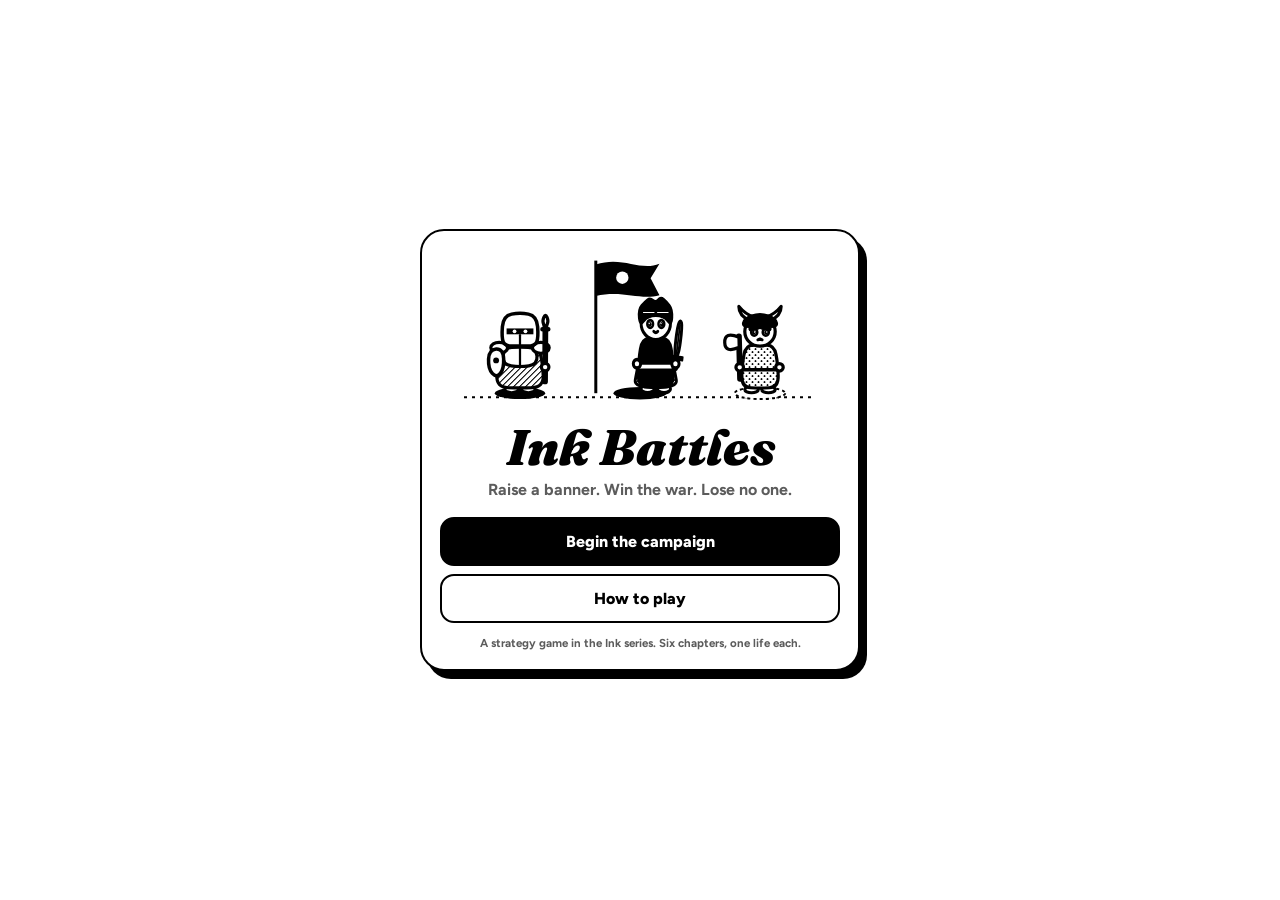
<file: index.html>
<!doctype html>
<html lang="en">
<head>
<meta charset="utf-8">
<meta name="viewport" content="width=device-width, initial-scale=1, viewport-fit=cover, user-scalable=no">
<title>Ink Battles</title>
<meta name="description" content="Raise a banner. Win the war. Lose no one.">
<meta name="theme-color" content="#ffffff">
<meta name="apple-mobile-web-app-capable" content="yes">
<meta name="mobile-web-app-capable" content="yes">
<meta name="apple-mobile-web-app-title" content="Ink Battles">
<link rel="preconnect" href="https://fonts.googleapis.com">
<link rel="preconnect" href="https://fonts.gstatic.com" crossorigin>
<link href="https://fonts.googleapis.com/css2?family=Fraunces:ital,opsz,wght@0,9..144,500;0,9..144,800;0,9..144,900;1,9..144,500;1,9..144,900&family=Figtree:wght@500;600;700;800&display=swap" rel="stylesheet">
<style>
/* Ink Battles styles. Paper-and-ink look shared with Ink Legion and Ink of Arms: white paper, black ink, no other colors.
   Layout: the map fills the screen edge to edge, a header on top, a dock of unit details and actions under it. */
:root{
  --paper:#ffffff; --ink:#000000; --soft:#5c5c5c;
  --display:"Fraunces", Georgia, "Times New Roman", serif;
  --ui:"Figtree", system-ui, -apple-system, "Segoe UI", sans-serif;
  --spring:cubic-bezier(.34,1.56,.64,1); --settle:cubic-bezier(.3,.7,.3,1);
  --dockH:170px;
  color-scheme:light; box-sizing:border-box;
  padding-top:env(safe-area-inset-top,0px); padding-bottom:env(safe-area-inset-bottom,0px);
}
html{scroll-padding-top:env(safe-area-inset-top,0px)}
@media (prefers-color-scheme: dark){ :root:not([data-theme="light"]){ --paper:#ffffff; --ink:#000000; --soft:#5c5c5c; color-scheme:light; } }
:root[data-theme="dark"]{ --paper:#ffffff; --ink:#000000; --soft:#5c5c5c; color-scheme:light; }
*,*::before,*::after{box-sizing:inherit}
html,body{height:100%;margin:0;background:var(--paper);color:var(--ink);overflow:hidden;overscroll-behavior:none;
  -webkit-user-select:none;user-select:none;-webkit-touch-callout:none;-webkit-tap-highlight-color:transparent;font-family:var(--ui)}
#c{position:fixed;inset:0;width:100%;height:100%;display:block;touch-action:none}
canvas{display:block}
[hidden]{display:none !important}

/* ---------- HUD ---------- */
#top{position:fixed;top:0;left:0;right:0;z-index:5;pointer-events:none;
  padding:calc(env(safe-area-inset-top,0px) + 8px) 14px 6px;background:var(--paper);
  display:grid;grid-template-columns:1fr auto;align-items:start;gap:4px 8px}
.hn{font-family:var(--display);font-weight:800;font-size:21px;line-height:1;letter-spacing:-.01em;white-space:nowrap;overflow:hidden;text-overflow:ellipsis}
.sub{font-size:12px;font-weight:700;color:var(--soft);margin-top:2px;line-height:1.2}
.pts{text-align:right;min-width:60px;margin-right:44px}
.pv{font-family:var(--display);font-weight:800;font-size:22px;line-height:1;font-variant-numeric:tabular-nums}
#pause{position:fixed;right:10px;top:calc(env(safe-area-inset-top,0px) + 7px);z-index:8;width:36px;height:36px;border-radius:50%;
  border:2.5px solid var(--ink);background:var(--paper);color:var(--ink);box-shadow:3px 4px 0 var(--ink);display:grid;place-items:center;cursor:pointer;padding:0;
  transition:transform .28s var(--spring)}
#pause svg{width:20px;height:20px}
#pause:active{transform:scale(1.12,.86)}
#pause:focus-visible{outline:3px solid var(--ink);outline-offset:4px}

#callout{position:fixed;left:0;right:0;top:36%;z-index:6;text-align:center;pointer-events:none;opacity:0}
#callout b{display:block;font-family:var(--display);font-style:italic;font-weight:900;font-size:clamp(48px,15vw,84px);line-height:1;
  text-shadow:3px 4px 0 #fff, -2px -2px 0 #fff, 2px -2px 0 #fff, -2px 2px 0 #fff}
#callout span{display:inline-block;margin-top:8px;font-size:15px;font-weight:800;background:var(--paper);border:2px solid var(--ink);border-radius:999px;padding:5px 14px}
#callout span:empty{display:none}
#callout.go{animation:call 1.15s linear forwards}
@keyframes call{
  0%{opacity:0;transform:scale(.2,.2)}
  12%{opacity:1;transform:scale(1.28,.78)}
  22%{transform:scale(.88,1.16)}
  32%{transform:scale(1.05,.96)}
  40%{transform:scale(1)}
  75%{opacity:1;transform:translateY(0) scale(1)}
  82%{transform:translateY(6px) scale(1.1,.9)}
  100%{opacity:0;transform:translateY(-90px) scale(.8,1.3)}}

/* tutorial tip: a timer ring that turns into a close button, as in Ink Nine */
#tip{position:fixed;left:50%;top:calc(env(safe-area-inset-top,0px) + 6px);z-index:7;transform:translateX(calc(-50% - 22px));display:flex;align-items:center;gap:10px;
  width:min(420px,calc(100vw - 68px));background:var(--paper);border:2.5px solid var(--ink);border-radius:16px;box-shadow:4px 5px 0 var(--ink);padding:10px 10px 10px 14px}
#tip.pop{animation:tipIn .45s var(--settle)}
@keyframes tipIn{0%{transform:translateX(calc(-50% - 22px)) translateY(-20px) scale(.8,1.2);opacity:0}60%{transform:translateX(calc(-50% - 22px)) scale(1.04,.96);opacity:1}100%{transform:translateX(calc(-50% - 22px))}}
#tip p{margin:0;flex:1;font-size:13.5px;font-weight:700;line-height:1.3}
#tipx{appearance:none;flex:none;width:34px;height:34px;border:0;background:none;padding:0;cursor:pointer;position:relative;color:var(--ink)}
#tipx svg{width:34px;height:34px;display:block}
#tipx .ring{fill:none;stroke:var(--ink);stroke-width:3;stroke-dasharray:88;stroke-dashoffset:88;transform:rotate(-90deg);transform-origin:50% 50%}
#tipx.run .ring{animation:ring 2.6s linear forwards}
@keyframes ring{to{stroke-dashoffset:0}}
#tipx .x{opacity:0;transition:opacity .2s}
#tipx.done .x{opacity:1}
#tipx.done .ring{stroke-dashoffset:0}
#tipx:focus-visible{outline:3px solid var(--ink);outline-offset:2px;border-radius:50%}

/* ---------- the dock under the map ---------- */
#dock{position:fixed;left:0;right:0;bottom:0;z-index:5;height:calc(var(--dockH) + env(safe-area-inset-bottom,0px));
  padding:9px 12px calc(env(safe-area-inset-bottom,0px) + 10px);background:var(--paper);border-top:2.5px solid var(--ink);display:flex;flex-direction:column;gap:7px}
#dock .inner{width:min(480px,100%);margin:0 auto;display:flex;flex-direction:column;gap:6px;height:100%}
.uc{display:grid;grid-template-columns:46px 1fr auto;gap:10px;align-items:center}
.uc canvas{width:46px;height:46px;border:2px solid var(--ink);border-radius:14px}
.uc.enemy canvas{border-style:dashed}
.un{min-width:0}
.un b{display:block;font-family:var(--display);font-style:italic;font-weight:900;font-size:19px;line-height:1.05;white-space:nowrap;overflow:hidden;text-overflow:ellipsis}
.un small{display:block;font-size:12px;font-weight:700;color:var(--soft);margin:1px 0 5px;white-space:nowrap;overflow:hidden;text-overflow:ellipsis}
.uhp{text-align:right;font-variant-numeric:tabular-nums}
.uhp b{font-family:var(--display);font-weight:900;font-size:24px;line-height:1}
.uhp small{font-size:13px;font-weight:800;color:var(--soft)}
.bar{height:8px;border:1.5px solid var(--ink);border-radius:999px;overflow:hidden}
.bar i{display:block;height:100%;background:var(--ink);transform-origin:0 50%;transition:transform .35s var(--spring)}
.bar.xp{height:6px;border-style:dashed}
.ust{display:flex;gap:5px;flex-wrap:nowrap;overflow-x:auto;scrollbar-width:none}.ust::-webkit-scrollbar{display:none}
.ust span{flex:none;border:1.5px solid var(--ink);border-radius:999px;padding:2px 8px;font-size:11.5px;font-weight:800;font-variant-numeric:tabular-nums}
.ust span.on{background:var(--ink);color:var(--paper)}
.acts{display:grid;grid-template-columns:repeat(auto-fit,minmax(62px,1fr));gap:7px;margin-top:auto}
.acts .btn{padding:10px 4px;font-size:14.5px}
.hintline{font-size:13px;font-weight:700;color:var(--soft);text-align:center;margin:auto 0 0}
/* battle forecast: your numbers left, theirs right */
.fc{display:grid;grid-template-columns:1fr auto 1fr;gap:0 10px;align-items:center;text-align:center}
.fc .nm{font-family:var(--display);font-style:italic;font-weight:900;font-size:17px;line-height:1.05;white-space:nowrap;overflow:hidden;text-overflow:ellipsis}
.fc .lab{font-size:11.5px;font-weight:800;color:var(--soft);min-width:34px}
.fc .v{font-family:var(--display);font-weight:900;font-size:17px;line-height:1.2;font-variant-numeric:tabular-nums}
.fc .v small{font-family:var(--ui);font-size:11.5px;font-weight:800}
.fc .adv{font-family:var(--ui);font-size:10.5px;font-weight:800;border:1.5px solid var(--ink);border-radius:999px;padding:0 6px;display:inline-block;margin-left:4px;vertical-align:2px}
.fc .adv.up{background:var(--ink);color:var(--paper)}
.fc .adv.down{border-style:dashed}
.fc .x2{font-family:var(--ui);font-size:11px;font-weight:800;background:var(--ink);color:var(--paper);border-radius:999px;padding:0 5px;margin-left:3px;vertical-align:2px}

/* ---------- cards ---------- */
#card{position:fixed;inset:0;z-index:8;display:grid;overflow-y:auto;-webkit-overflow-scrolling:touch;background:rgba(255,255,255,.8);padding:calc(env(safe-area-inset-top,0px) + 16px) 16px calc(env(safe-area-inset-bottom,0px) + 16px)}
#card .panel{margin:auto}
#card.home{background:var(--paper)}
.panel{background:var(--paper);border:2.5px solid var(--ink);border-radius:24px;box-shadow:7px 8px 0 var(--ink);
  padding:22px 18px 18px;width:min(440px,100%);text-align:center;animation:cardIn .6s var(--settle)}
.panel.still{animation:none}
@keyframes cardIn{0%{transform:translateY(60vh) scale(.7,1.3)}55%{transform:translateY(-10px) scale(1.06,.94)}75%{transform:translateY(3px) scale(.98,1.02)}100%{transform:none}}
.panel h2{font-family:var(--display);font-weight:900;font-style:italic;font-size:34px;line-height:1.05;margin:0;text-wrap:balance}
.panel h3{font-family:var(--display);font-weight:800;font-size:20px;margin:4px 0 10px;text-align:left}
.panel p{margin:6px 0 16px;font-weight:700;color:var(--soft);line-height:1.4}
.logo{font-size:50px !important;margin-bottom:2px !important}
.kicker{font-size:12px;font-weight:800;letter-spacing:.06em;text-transform:uppercase;margin:0 0 4px}
.big{font-family:var(--display);font-weight:900;font-size:52px;line-height:1;margin:4px 0 2px;font-variant-numeric:tabular-nums}
.btn{appearance:none;border:2.5px solid var(--ink);background:var(--ink);color:var(--paper);border-radius:14px;padding:13px 22px;
  font-family:var(--ui);font-weight:800;font-size:16px;cursor:pointer;width:100%;transition:transform .2s var(--spring)}
.btn:active{transform:scale(1.04,.9)}
.btn.ghost{background:var(--paper);color:var(--ink)}
.panel .btn + .btn{margin-top:8px}
.btn:disabled{background:var(--paper);color:var(--soft);border-style:dashed;cursor:default}
.btn:focus-visible{outline:3px solid var(--ink);outline-offset:3px}
.how{text-align:left;font-size:13px;font-weight:600;border:1.5px dashed var(--ink);border-radius:12px;padding:10px 12px;margin:0 0 14px;line-height:1.45}
.how p{margin:0 0 6px !important;color:var(--ink) !important;font-weight:600 !important}
.how p:last-child{margin:0 !important}
.quote{text-align:left;font-family:var(--display);font-style:italic;font-weight:500;font-size:17px;line-height:1.4;margin:10px 0 14px;padding-left:14px;border-left:3px solid var(--ink)}
.quote small{display:block;font-family:var(--ui);font-style:normal;font-size:12px;font-weight:800;color:var(--soft);margin-top:6px}
.hero{width:100%;height:170px;margin:-6px 0 4px}
.ver{font-size:11.5px !important;font-weight:700 !important;color:var(--soft) !important;margin:12px 0 0 !important}
.two{display:grid;grid-template-columns:1fr 1fr;gap:8px}
.panel .two .btn + .btn,.two .btn{margin-top:0}
.two + .btn,.btn + .two{margin-top:8px}

/* dialogue */
.talk{display:grid;grid-template-columns:84px 1fr;gap:14px;align-items:start;text-align:left;min-height:120px}
.talk canvas{width:84px;height:84px;border:2.5px solid var(--ink);border-radius:18px}
.talk b{display:block;font-family:var(--display);font-style:italic;font-weight:900;font-size:22px;line-height:1;margin:2px 0 6px}
.talk q{display:block;quotes:none;font-family:var(--display);font-weight:500;font-size:18px;line-height:1.38;animation:lineIn .35s var(--settle)}
@keyframes lineIn{0%{opacity:0;transform:translateY(8px)}100%{opacity:1;transform:none}}
.talk.them canvas{border-style:dashed}
.dots{display:flex;gap:5px;justify-content:center;margin:14px 0 12px}
.dots i{width:8px;height:8px;border:1.5px solid var(--ink);border-radius:50%}
.dots i.on{background:var(--ink)}

/* chapter pips and roster lists */
.prog{display:flex;gap:6px;justify-content:center;margin:0 0 12px}
.prog i{width:12px;height:12px;border:2px solid var(--ink);border-radius:50%}
.prog i.done{background:var(--ink)}
.prog i.now{background:var(--ink);transform:scale(1.35)}
.gl{display:grid;gap:8px;margin-bottom:12px;text-align:left}
.srow{appearance:none;width:100%;font-family:var(--ui);color:var(--ink);background:var(--paper);text-align:left;display:grid;grid-template-columns:auto 1fr auto;gap:10px;align-items:center;border:2px solid var(--ink);border-radius:14px;padding:8px 10px;animation:rowIn .45s var(--settle) both;cursor:pointer}
.srow:focus-visible{outline:3px solid var(--ink);outline-offset:2px}
.srow canvas{width:44px;height:44px;border:2px solid var(--ink);border-radius:12px}
.srow.gone{border-style:dashed;cursor:default}
.srow.gone canvas{opacity:.35;border-style:dashed}
@keyframes rowIn{0%{opacity:0;transform:translateX(-18px)}70%{opacity:1;transform:translateX(3px)}100%{opacity:1;transform:none}}
.sinfo{min-width:0}
.sinfo b{display:block;font-family:var(--display);font-style:italic;font-weight:900;font-size:18px;line-height:1.1}
.sinfo small{display:block;font-size:12px;font-weight:700;color:var(--soft);line-height:1.3;margin-top:2px}
.tagx{font-family:var(--display);font-weight:900;font-size:18px;font-variant-numeric:tabular-nums;text-align:right}
.tagx small{display:block;font-family:var(--ui);font-size:11px;font-weight:800;color:var(--soft)}
.rowlab{display:flex;justify-content:space-between;align-items:baseline;font-size:12px;font-weight:800;margin:0 0 6px}
.rowlab b{font-family:var(--display);font-style:italic;font-weight:900;font-size:18px}
.carpick{display:grid;grid-template-columns:repeat(4,1fr);gap:6px;margin:0 0 12px}
.cp{appearance:none;border:2px solid var(--ink);background:var(--paper);color:var(--ink);border-radius:12px;padding:6px 2px 5px;cursor:pointer;font:800 11.5px var(--ui);display:grid;justify-items:center;gap:1px;
  transition:transform .25s var(--spring)}
.cp canvas{width:44px;height:44px}
.cp small{font-size:10.5px;font-weight:700}
.cp.on{background:var(--ink);color:var(--paper);transform:translateY(-4px)}
.cp.on canvas{background:var(--paper);border-radius:10px}
.cp.lock{cursor:default}
.cp:focus-visible{outline:3px solid var(--ink);outline-offset:2px}
.foes{display:flex;flex-wrap:wrap;gap:6px;justify-content:center;margin:0 0 14px}
.foe{border:2px dashed var(--ink);border-radius:12px;padding:4px 4px 3px;display:grid;justify-items:center;font-size:10.5px;font-weight:800;width:58px}
.foe canvas{width:40px;height:40px}
.foe.boss{border-style:solid;border-width:2.5px}
.minimap{width:min(220px,70%);aspect-ratio:8/11;margin:0 auto 12px;border:2px solid var(--ink);border-radius:12px;max-width:100%}
.stage{position:relative;border:2px solid var(--ink);border-radius:18px;margin:0 0 12px;overflow:hidden;background:var(--paper)}
.stage canvas{width:100%;height:150px}
.stats{display:grid;grid-template-columns:auto 1fr auto;gap:6px 10px;align-items:center;font-size:12.5px;font-weight:800;text-align:left;margin:0 0 12px}
.stats .sb{height:8px;border:1.5px solid var(--ink);border-radius:999px;overflow:hidden}
.stats .sb i{display:block;height:100%;background:var(--ink)}
.stats .n{font-family:var(--display);font-weight:900;font-size:17px;text-align:right;min-width:2.5ch;font-variant-numeric:tabular-nums}
.stats .up{display:inline-block;margin-left:6px;background:var(--ink);color:var(--paper);border-radius:999px;padding:0 6px;font-family:var(--ui);font-size:11px;animation:pipPop .5s var(--spring) both}
@keyframes pipPop{0%{transform:scale(0)}60%{transform:scale(1.5)}100%{transform:scale(1)}}
.lvl{display:grid;grid-template-columns:1fr 1fr;gap:6px 18px;text-align:left;margin:0 0 14px;font-size:13px;font-weight:800}
.lvl div{display:flex;justify-content:space-between;align-items:center;border-bottom:1.5px dashed var(--ink);padding:3px 0}
.lvl .n{font-family:var(--display);font-weight:900;font-size:18px;font-variant-numeric:tabular-nums}
.won{display:grid;gap:3px;border:2px dashed var(--ink);border-radius:14px;padding:9px 12px;margin:0 0 10px;text-align:left;animation:rowIn .5s var(--settle) both}
.won b{font-size:12px;font-weight:800;color:var(--soft)}
.won span{font-family:var(--display);font-style:italic;font-weight:900;font-size:18px;line-height:1.2}
.modes{display:grid;gap:10px;margin:12px 0 14px}
.mode{appearance:none;text-align:left;border:2.5px solid var(--ink);border-radius:18px;padding:12px 14px;background:var(--paper);color:var(--ink);cursor:pointer;font-family:var(--ui);box-shadow:4px 5px 0 var(--ink);transition:transform .2s var(--spring)}
.mode:active{transform:scale(1.03,.94)}
.mode:focus-visible{outline:3px solid var(--ink);outline-offset:3px}
.mode b{display:block;font-family:var(--display);font-style:italic;font-weight:900;font-size:21px}
.mode span{display:block;font-size:13px;font-weight:600;line-height:1.35;margin-top:2px}
.mode.on{background:var(--ink);color:var(--paper)}
@keyframes nope{0%,100%{transform:translateX(0)}25%{transform:translateX(-4px)}75%{transform:translateX(4px)}}
.nope{animation:nope .3s}
.tri{display:flex;justify-content:center;gap:14px;align-items:center;margin:4px 0 12px;font-size:12px;font-weight:800}
.tri span{display:grid;justify-items:center;gap:3px}
.tri i{width:26px;height:26px;border:2px solid var(--ink);border-radius:8px;display:block}
.tri .sw{background:var(--ink)}
.tri .la{background:repeating-linear-gradient(-45deg,var(--ink) 0 2px,var(--paper) 2px 6px)}
.tri .ax{background:radial-gradient(circle,var(--ink) 1.6px,transparent 2px) 0 0/7px 7px}

@media (prefers-reduced-motion: reduce){
  .panel,.srow,.won,#tip.pop,.stats .up,.talk q{animation:none}
  #callout.go{animation-duration:.01s}
}
</style>
</head>
<body>
<canvas id="c" aria-label="Battle map"></canvas>
<header id="top" hidden>
  <div style="min-width:0"><div class="hn" id="hn">Chapter</div><div class="sub" id="hsub">Goal</div></div>
  <div class="pts"><div class="pv" id="turn">1</div><div class="sub" id="tsub">Turn</div></div>
</header>
<button id="pause" hidden aria-label="Pause"><svg viewBox="0 0 24 24" aria-hidden="true"><path d="M8 5v14M16 5v14" stroke="currentColor" stroke-width="3.2" stroke-linecap="round"/></svg></button>
<div id="tip" hidden role="status" aria-live="polite"><p id="tipt"></p><button id="tipx" aria-label="Close tip"><svg viewBox="0 0 34 34"><circle class="ring" cx="17" cy="17" r="14"/><path class="x" d="M12 12l10 10M22 12l-10 10" stroke="currentColor" stroke-width="3" stroke-linecap="round"/></svg></button></div>
<div id="callout" aria-live="polite"><b></b><span></span></div>
<div id="dock" hidden><div class="inner" id="dockin"></div></div>
<div id="card" hidden></div>
<script>
/* Ink Battles: the rules. Pure logic, no drawing, so it can be tested on its own. */
"use strict";
const clamp=(v,a,b)=>v<a?a:v>b?b:v;
const DIRS=[[1,0],[-1,0],[0,1],[0,-1]];
const STATS=['hp','str','mag','skl','spd','lck','def','res'];
const STAT_NAME={hp:'HP',str:'Strength',mag:'Magic',skl:'Skill',spd:'Speed',lck:'Luck',def:'Defense',res:'Resistance'};
const CAP={hp:60,str:30,mag:30,skl:30,spd:30,lck:30,def:30,res:30};
const MAX_LV=20;

/* ---------- weapons ---------- */
// sword beats axe, axe beats lance, lance beats sword
const KINDS={sword:{name:'Sword',beats:'axe'},axe:{name:'Axe',beats:'lance'},lance:{name:'Lance',beats:'sword'},bow:{name:'Bow'},tome:{name:'Tome'},staff:{name:'Staff'}};
const WEAPONS={
  quill:{name:'Quill Blade',kind:'sword',mt:6,hit:95,crt:10,rng:[1,1],eff:['armor','horse'],note:'Triple might against armor and horses'},
  sword:{name:'Iron Sword',kind:'sword',mt:5,hit:90,crt:0,rng:[1,1]},
  killer:{name:'Killing Edge',kind:'sword',mt:8,hit:80,crt:30,rng:[1,1]},
  lance:{name:'Iron Lance',kind:'lance',mt:7,hit:80,crt:0,rng:[1,1]},
  javelin:{name:'Javelin',kind:'lance',mt:6,hit:65,crt:0,rng:[1,2]},
  axe:{name:'Iron Axe',kind:'axe',mt:8,hit:75,crt:0,rng:[1,1]},
  handaxe:{name:'Hand Axe',kind:'axe',mt:7,hit:60,crt:0,rng:[1,2]},
  steelaxe:{name:'Steel Axe',kind:'axe',mt:11,hit:65,crt:0,rng:[1,1]},
  bow:{name:'Iron Bow',kind:'bow',mt:6,hit:85,crt:0,rng:[2,2],eff:['fly'],note:'Triple might against fliers'},
  fire:{name:'Fire',kind:'tome',mt:5,hit:90,crt:0,rng:[1,2],magic:true},
  thunder:{name:'Thunder',kind:'tome',mt:8,hit:80,crt:5,rng:[1,2],magic:true},
  blot:{name:'Blot',kind:'tome',mt:8,hit:85,crt:5,rng:[1,2],magic:true},
  heal:{name:'Heal',kind:'staff',heal:10,rng:[1,1]}
};

/* ---------- classes ---------- */
const CLASSES={
  lord:{name:'Lord',move:'foot',mov:5,tags:[],wpn:'quill',base:{hp:18,str:5,mag:1,skl:6,spd:7,lck:6,def:4,res:2},grow:{hp:80,str:45,mag:10,skl:50,spd:50,lck:45,def:25,res:20}},
  merc:{name:'Mercenary',move:'foot',mov:5,tags:[],wpn:'sword',base:{hp:18,str:4,mag:0,skl:6,spd:7,lck:2,def:3,res:0},grow:{hp:75,str:40,skl:50,spd:50,lck:25,def:20,res:15}},
  fighter:{name:'Fighter',move:'foot',mov:5,tags:[],wpn:'axe',base:{hp:21,str:6,mag:0,skl:2,spd:4,lck:0,def:2,res:0},grow:{hp:85,str:55,skl:30,spd:30,lck:20,def:15,res:5}},
  brigand:{name:'Brigand',move:'foot',mov:5,tags:[],wpn:'axe',base:{hp:20,str:5,mag:0,skl:1,spd:3,lck:0,def:2,res:0},grow:{hp:85,str:50,skl:25,spd:25,lck:10,def:15,res:5}},
  soldier:{name:'Soldier',move:'foot',mov:5,tags:[],wpn:'lance',base:{hp:17,str:4,mag:0,skl:3,spd:3,lck:0,def:4,res:0},grow:{hp:75,str:40,skl:35,spd:30,lck:20,def:25,res:10}},
  knight:{name:'Knight',move:'armor',mov:4,tags:['armor'],wpn:'lance',base:{hp:20,str:6,mag:0,skl:3,spd:1,lck:1,def:9,res:0},grow:{hp:85,str:45,skl:35,spd:15,lck:20,def:50,res:10}},
  general:{name:'General',move:'armor',mov:4,tags:['armor'],wpn:'lance',base:{hp:26,str:9,mag:0,skl:6,spd:3,lck:2,def:13,res:3},grow:{hp:85,str:45,skl:35,spd:20,lck:20,def:45,res:15}},
  cav:{name:'Cavalier',move:'horse',mov:7,tags:['horse'],wpn:'lance',base:{hp:19,str:5,mag:0,skl:5,spd:6,lck:2,def:5,res:1},grow:{hp:75,str:40,skl:40,spd:40,lck:30,def:25,res:15}},
  archer:{name:'Archer',move:'foot',mov:5,tags:[],wpn:'bow',base:{hp:16,str:4,mag:0,skl:6,spd:5,lck:2,def:2,res:1},grow:{hp:65,str:40,skl:55,spd:45,lck:30,def:20,res:15}},
  mage:{name:'Mage',move:'foot',mov:5,tags:[],wpn:'fire',base:{hp:15,str:0,mag:5,skl:4,spd:5,lck:2,def:1,res:5},grow:{hp:55,mag:55,skl:40,spd:45,lck:30,def:10,res:40}},
  cleric:{name:'Cleric',move:'foot',mov:5,tags:[],wpn:'heal',base:{hp:15,str:0,mag:4,skl:3,spd:5,lck:6,def:1,res:6},grow:{hp:50,mag:50,skl:30,spd:40,lck:45,def:10,res:50}},
  peg:{name:'Pegasus Knight',move:'fly',mov:7,tags:['fly'],wpn:'lance',base:{hp:16,str:4,mag:0,skl:6,spd:9,lck:5,def:3,res:6},grow:{hp:55,str:35,skl:45,spd:55,lck:45,def:15,res:35}},
  sorc:{name:'Sorcerer',move:'foot',mov:5,tags:[],wpn:'blot',base:{hp:22,str:0,mag:8,skl:6,spd:6,lck:3,def:4,res:8},grow:{hp:70,mag:50,skl:40,spd:35,lck:25,def:20,res:45}}
};

/* ---------- your band ---------- */
const CHARS={
  wren:{name:'Wren',cls:'lord',lv:1,look:{hair:'spike'},stats:{hp:19,str:5,mag:1,skl:6,spd:7,lck:6,def:4,res:2},grow:{hp:80,str:45,mag:10,skl:50,spd:50,lck:45,def:25,res:20},
    bio:'Heir to Vellum, the town of quills. Young and stubborn. If Wren falls, the war is lost.',death:'I’m sorry, everyone. I couldn’t…'},
  bram:{name:'Bram',cls:'knight',lv:2,look:{beard:1},stats:{hp:23,str:7,mag:0,skl:4,spd:2,lck:2,def:10,res:1},grow:{hp:85,str:45,mag:0,skl:35,spd:15,lck:25,def:50,res:10},
    bio:'Vellum’s gate guard for twenty years. Slow as a cart, hard as its wheels.',death:'Sorry, Wren. Hold the line without me.'},
  maud:{name:'Maud',cls:'cleric',lv:1,look:{glasses:1},stats:{hp:16,str:0,mag:5,skl:3,spd:5,lck:7,def:1,res:6},grow:{hp:45,str:0,mag:55,skl:30,spd:40,lck:45,def:10,res:55},
    bio:'The town cleric. Mends cuts, scolds lords, reads by candlelight.',death:'Don’t stop to pray for me. Go.'},
  tess:{name:'Tess',cls:'cav',lv:3,look:{pony:1},stats:{hp:21,str:6,mag:0,skl:6,spd:7,lck:4,def:5,res:1},grow:{hp:70,str:40,mag:0,skl:45,spd:45,lck:30,def:25,res:15},
    bio:'A rider of the fallen capital. Rode three days without sleep to warn the south.',death:'Get my horse home. Please.'},
  pim:{name:'Pim',cls:'archer',lv:3,look:{freckles:1},stats:{hp:18,str:5,mag:0,skl:7,spd:6,lck:3,def:3,res:1},grow:{hp:60,str:40,mag:0,skl:55,spd:45,lck:35,def:20,res:15},
    bio:'A poacher turned archer. Swears every shot is luck. It is not.',death:'Missed. Just the once.'},
  oda:{name:'Oda',cls:'fighter',lv:4,look:{beard:1},stats:{hp:28,str:8,mag:0,skl:4,spd:5,lck:3,def:3,res:0},grow:{hp:90,str:55,mag:0,skl:30,spd:35,lck:25,def:20,res:10},
    bio:'A hill woodcutter who swings an axe like he has a grudge against trees.',death:'Heh. Better than the hills…'},
  cass:{name:'Cass',cls:'merc',lv:5,look:{long:1},stats:{hp:23,str:7,mag:0,skl:10,spd:11,lck:4,def:4,res:1},grow:{hp:70,str:40,mag:0,skl:55,spd:55,lck:30,def:20,res:20},
    bio:'A sword for hire, now hired by a promise. Fast, quiet, hard to hit.',death:'Bad deal after all.'},
  lune:{name:'Lune',cls:'mage',lv:4,look:{bob:1},stats:{hp:17,str:0,mag:7,skl:6,spd:7,lck:4,def:2,res:6},grow:{hp:50,str:0,mag:60,skl:40,spd:50,lck:35,def:15,res:40},
    bio:'A student of fire tomes. Has set the library on fire twice, on purpose once.',death:'Oh. The ink is cold.'},
  kes:{name:'Kestrel',cls:'peg',lv:5,look:{bob:1},stats:{hp:19,str:6,mag:0,skl:8,spd:11,lck:7,def:4,res:7},grow:{hp:55,str:35,mag:0,skl:45,spd:60,lck:50,def:15,res:35},
    bio:'Captain of the lake watch. Flies over water and walls. Keep her away from bows.',death:'Tell the watch I flew.'}
};
function newRecord(id){ const c=CHARS[id]; return Object.assign({id,cls:c.cls,lv:c.lv,xp:0,wpn:CLASSES[c.cls].wpn},JSON.parse(JSON.stringify(c.stats))); }
function growOf(u){ return (CHARS[u.charId||u.id]||{}).grow||CLASSES[u.cls].grow; }
function statsAt(cls,lv){ const c=CLASSES[cls], o={}; STATS.forEach(k=>o[k]=c.base[k]+Math.round((c.grow[k]||0)/100*(lv-1))); return o; }
// one level: each stat rolls against its growth. A level never comes up empty.
function levelUp(r,rng=Math.random){
  const g=growOf(r), gain={};
  STATS.forEach(k=>gain[k]=r[k]<CAP[k]&&rng()*100<(g[k]||0)?1:0);
  if(!STATS.some(k=>gain[k])){ const top=STATS.filter(k=>r[k]<CAP[k]).sort((a,b)=>(g[b]||0)-(g[a]||0))[0]; if(top) gain[top]=1; }
  r.lv++; STATS.forEach(k=>r[k]+=gain[k]);
  return gain;
}

/* ---------- terrain ---------- */
const TERRAIN={
  '.':{name:'Plain',avo:0,def:0},
  'f':{name:'Forest',avo:20,def:1},
  'm':{name:'Hill',avo:30,def:2},
  '#':{name:'Cliff',avo:0,def:0},
  '~':{name:'Water',avo:0,def:0},
  'W':{name:'Wall',avo:0,def:0},
  'F':{name:'Fort',avo:20,def:2,heal:20},
  'T':{name:'Throne',avo:30,def:3,heal:20},
  'G':{name:'Gate',avo:30,def:3,heal:20},
  'v':{name:'Village',avo:10,def:0},
  'V':{name:'Village',avo:10,def:0},
  'x':{name:'Ruins',avo:10,def:0},
  'b':{name:'Bridge',avo:0,def:0},
  'c':{name:'Pillar',avo:20,def:1}
};
const terr=ch=>TERRAIN[ch]||TERRAIN['.'];
function moveCost(move,ch){
  if(ch==='W') return Infinity;
  if(move==='fly') return 1;
  if(ch==='#'||ch==='~') return Infinity;
  if(ch==='m') return move==='foot'?3:Infinity;
  if(ch==='f'||ch==='c') return move==='horse'?3:2;
  if(ch==='F') return 2;
  return 1;
}

/* ---------- a battle ---------- */
function makeUnit(o){
  const c=CLASSES[o.cls];
  return Object.assign({wpn:c.wpn,acted:false,ai:null,boss:null},o,{maxhp:o.hp});
}
function makeBattle(ch,roster,deploy){
  const map=ch.map.map(r=>r.split('')), h=map.length, w=map[0].length;
  const B={map,w,h,units:[],turn:1,goal:ch.goal,tonics:3,phase:'player',reinf:(ch.reinf||[]).slice(),villages:Object.assign({},ch.villages||{}),talks:[]};
  const slots=[]; for(let y=0;y<h;y++) for(let x=0;x<w;x++) if(/[1-9]/.test(map[y][x])){ slots.push({n:+map[y][x],x,y}); map[y][x]='.'; }
  slots.sort((a,b)=>a.n-b.n);
  deploy.forEach((id,i)=>{ const r=roster.find(q=>q.id===id), s=slots[i]; if(!r||!s) return;
    const st={}; STATS.forEach(k=>st[k]=r[k]);
    B.units.push(makeUnit(Object.assign({id:'a_'+id,charId:id,ref:r,name:CHARS[id].name,cls:r.cls,lv:r.lv,xp:r.xp,wpn:r.wpn,team:'ally',x:s.x,y:s.y},st))); });
  ch.foes.forEach((f,i)=>B.units.push(foeUnit(f,'e'+i)));
  return B;
}
function foeUnit(f,id){
  const st=f.char?Object.assign({},CHARS[f.char].stats):statsAt(f.cls,f.lv);
  if(f.boss&&f.boss.add) STATS.forEach(k=>st[k]+=(f.boss.add[k]||0));
  return makeUnit(Object.assign({id,name:f.char?CHARS[f.char].name:(f.boss?f.boss.name:CLASSES[f.cls].name),cls:f.cls,lv:f.char?CHARS[f.char].lv:f.lv,wpn:f.w||CLASSES[f.cls].wpn,team:'enemy',x:f.x,y:f.y,ai:f.ai||null,boss:f.boss||null,talk:f.talk||null,charId:f.char||null},st));
}
function inb(B,x,y){ return x>=0&&y>=0&&x<B.w&&y<B.h; }
function tAt(B,x,y){ return B.map[y][x]; }
function unitAt(B,x,y){ return B.units.find(u=>u.hp>0&&u.x===x&&u.y===y); }
function alive(B,team){ return B.units.filter(u=>u.hp>0&&(!team||u.team===team)); }
const key=(x,y)=>x+','+y;
const dist=(a,b)=>Math.abs(a.x-b.x)+Math.abs(a.y-b.y);
const wOf=u=>WEAPONS[u.wpn];
const movOf=u=>CLASSES[u.cls].mov;
// every square a unit can reach this turn; friends can be passed through, foes can't
function reach(B,u){
  const move=CLASSES[u.cls].move, all=new Map(), open=[{x:u.x,y:u.y,c:0}];
  all.set(key(u.x,u.y),{x:u.x,y:u.y,c:0,prev:null});
  while(open.length){
    let bi=0; for(let i=1;i<open.length;i++) if(open[i].c<open[bi].c) bi=i;
    const cur=open.splice(bi,1)[0]; if(cur.c>all.get(key(cur.x,cur.y)).c) continue;
    for(const [dx,dy] of DIRS){ const nx=cur.x+dx, ny=cur.y+dy; if(!inb(B,nx,ny)) continue;
      const nc=cur.c+moveCost(move,tAt(B,nx,ny)); if(nc>movOf(u)) continue;
      const o=unitAt(B,nx,ny); if(o&&o.team!==u.team) continue;
      const k=key(nx,ny), have=all.get(k); if(have&&have.c<=nc) continue;
      all.set(k,{x:nx,y:ny,c:nc,prev:key(cur.x,cur.y)}); open.push({x:nx,y:ny,c:nc}); }
  }
  const ends=[]; all.forEach(v=>{ const o=unitAt(B,v.x,v.y); if(!o||o===u) ends.push(v); });
  return {all,ends};
}
function pathTo(R,x,y){ const out=[]; let k=key(x,y); while(k){ const n=R.all.get(k); if(!n) break; out.unshift({x:n.x,y:n.y}); k=n.prev; } return out; }

/* ---------- combat ---------- */
function canHit(u,d){ const w=wOf(u); return w.kind!=='staff'&&d>=w.rng[0]&&d<=w.rng[1]; }
function tri(a,d){ const ka=wOf(a).kind, kd=wOf(d).kind; if(KINDS[ka].beats&&KINDS[ka].beats===kd) return 1; if(KINDS[kd].beats&&KINDS[kd].beats===ka) return -1; return 0; }
function isEff(a,d){ const w=wOf(a); return !!(w.eff&&w.eff.some(t=>CLASSES[d.cls].tags.includes(t))); }
function strike(B,a,d){
  const w=wOf(a), td=terr(tAt(B,d.x,d.y)), t=tri(a,d), eff=isEff(a,d);
  const pow=(w.magic?a.mag:a.str)+(w.mt+t)*(eff?3:1), prot=(w.magic?d.res:d.def)+td.def;
  return {dmg:Math.max(0,pow-prot),
    hit:clamp(w.hit+a.skl*2+Math.floor(a.lck/2)+t*15-(d.spd*2+d.lck+td.avo),0,100),
    crt:clamp((w.crt||0)+Math.floor(a.skl/2)-d.lck,0,100),tri:t,eff};
}
// what happens if a attacks d while standing at (ax,ay)
function forecast(B,a,d,ax,ay){
  const g=Object.assign({},a,{x:ax,y:ay}), dd=dist(g,d);
  const A=strike(B,g,d); A.x2=a.spd>=d.spd+4;
  let D=null; if(canHit(d,dd)){ D=strike(B,d,g); D.x2=d.spd>=a.spd+4; }
  return {A,D};
}
// hits use two rolls averaged, so high odds land more often and low odds less
const roll2=rng=>(rng()*100+rng()*100)/2;
function resolve(B,a,d,rng=Math.random){
  const f=forecast(B,a,d,a.x,a.y), order=['a'];
  if(f.D) order.push('d');
  if(f.A.x2) order.push('a'); else if(f.D&&f.D.x2) order.push('d');
  const seq=[];
  for(const who of order){
    const s=who==='a'?a:d, t=who==='a'?d:a, st=who==='a'?f.A:f.D;
    if(s.hp<=0||t.hp<=0) break;
    const hit=roll2(rng)<st.hit, crit=hit&&rng()*100<st.crt;
    const dmg=hit?Math.min(t.hp,st.dmg*(crit?3:1)):0; t.hp-=dmg;
    seq.push({who,hit,crit,dmg,kill:t.hp<=0});
  }
  return seq;
}
function healAmt(u){ return WEAPONS[u.wpn].heal+u.mag; }
const TONIC=10;
// experience for one of your units after a fight
function expFor(u,foe,dealt,killed){
  if(u.team!=='ally'||u.lv>=MAX_LV) return 0;
  const gap=foe.lv-u.lv;
  if(killed) return clamp(20+gap*3+(foe.boss?40:0),5,100);
  if(dealt>0) return clamp(10+gap,2,30);
  return 1;
}
const HEAL_EXP=12;

function outcome(B){
  const lord=B.units.find(u=>u.charId==='wren'&&u.team==='ally'); if(!lord||lord.hp<=0) return 'lose';
  const g=B.goal;
  if(g.kind==='boss'){ const b=B.units.find(u=>u.boss&&u.team==='enemy'); if(!b||b.hp<=0) return 'win'; }
  if(g.kind==='seize'&&B.seized) return 'win';
  if(!alive(B,'enemy').length&&!B.reinf.length) return 'win';
  return null;
}
// units that arrive at the start of the enemy phase this turn
function dueReinf(B){
  const now=B.reinf.filter(r=>r.turn===B.turn); B.reinf=B.reinf.filter(r=>r.turn!==B.turn);
  const out=[];
  now.forEach((r,i)=>{ let spot=null;
    for(let d=0;d<4&&!spot;d++) for(let y=0;y<B.h&&!spot;y++) for(let x=0;x<B.w&&!spot;x++){
      if(Math.abs(x-r.x)+Math.abs(y-r.y)!==d||unitAt(B,x,y)) continue; if(isFinite(moveCost(CLASSES[r.cls].move,tAt(B,x,y)))) spot={x,y}; }
    if(!spot) return; const u=foeUnit(Object.assign({},r,spot),'r'+B.turn+'_'+i); u.fresh=true; B.units.push(u); out.push(u); });
  return out;
}
// forts and thrones mend whoever stands on them at the start of their side's phase
function terrainHeal(B,team){
  const out=[];
  alive(B,team).forEach(u=>{ const t=terr(tAt(B,u.x,u.y)); if(t.heal&&u.hp<u.maxhp){ const h=Math.min(u.maxhp-u.hp,Math.max(1,Math.round(u.maxhp*t.heal/100))); u.hp+=h; out.push({u,h}); } });
  return out;
}

// every square a unit could hit next turn
function threat(B,u){
  const out=new Set(); if(wOf(u).kind==='staff') return out;
  const R=u.ai==='hold'?{ends:[{x:u.x,y:u.y}]}:reach(B,u), r=wOf(u).rng;
  R.ends.forEach(e=>{ for(let dy=-r[1];dy<=r[1];dy++) for(let dx=-r[1];dx<=r[1];dx++){ const d=Math.abs(dx)+Math.abs(dy); if(d<r[0]||d>r[1]) continue; const x=e.x+dx,y=e.y+dy; if(inb(B,x,y)) out.add(key(x,y)); } });
  return out;
}

/* ---------- enemy brains ---------- */
// distance, in movement cost, from every square to the nearest target square
function field(B,u,targets){
  const move=CLASSES[u.cls].move, D=new Map(), open=[];
  targets.forEach(o=>{ D.set(key(o.x,o.y),0); open.push({x:o.x,y:o.y,c:0}); });
  while(open.length){
    let bi=0; for(let i=1;i<open.length;i++) if(open[i].c<open[bi].c) bi=i;
    const cur=open.splice(bi,1)[0];
    for(const [dx,dy] of DIRS){ const nx=cur.x+dx, ny=cur.y+dy; if(!inb(B,nx,ny)) continue;
      const step=moveCost(move,tAt(B,nx,ny)); if(!isFinite(step)) continue;
      const nc=cur.c+step, k=key(nx,ny); if(D.has(k)&&D.get(k)<=nc) continue; D.set(k,nc); open.push({x:nx,y:ny,c:nc}); }
  }
  return D;
}
function plan(B,u){
  const R=u.ai==='hold'?{all:new Map([[key(u.x,u.y),{x:u.x,y:u.y,c:0,prev:null}]]),ends:[{x:u.x,y:u.y,c:0}]}:reach(B,u);
  const foes=alive(B).filter(o=>o.team!==u.team), friends=alive(B,u.team);
  const stay={path:[{x:u.x,y:u.y}],x:u.x,y:u.y,target:null};
  // healers mend the most hurt friend they can reach, and otherwise hang back
  if(wOf(u).kind==='staff'){
    let best=null;
    for(const e of R.ends) for(const f of friends){ if(f===u||f.hp>=f.maxhp||dist(e,f)!==1) continue;
      const s=(f.maxhp-f.hp)+(f.boss?5:0)-e.c*.1; if(!best||s>best.s) best={s,x:e.x,y:e.y,target:f}; }
    if(best) return {path:pathTo(R,best.x,best.y),x:best.x,y:best.y,target:best.target,heal:true};
    return stay;
  }
  let best=null;
  for(const e of R.ends) for(const f of foes){
    if(!canHit(u,dist(e,f))) continue;
    const fc=forecast(B,u,f,e.x,e.y), n=fc.A.x2?2:1, p=fc.A.hit/100;
    let s=Math.min(f.hp,fc.A.dmg*n)*p;
    if(fc.A.dmg*n>=f.hp) s+=25*p;
    if(f.charId==='wren') s+=3;
    if(!fc.D) s+=2;
    else s-=Math.min(u.hp,fc.D.dmg*(fc.D.x2?2:1))*fc.D.hit/100*.5;
    s+=terr(tAt(B,e.x,e.y)).avo*.05-e.c*.01;
    if(!best||s>best.s) best={s,x:e.x,y:e.y,target:f};
  }
  if(best){ if(u.ai==='guard') u.ai=null; return {path:pathTo(R,best.x,best.y),x:best.x,y:best.y,target:best.target}; }
  if(u.ai==='guard'||u.ai==='hold') return stay;
  // brigands would rather burn a village than walk
  if(u.cls==='brigand'){
    const vs=R.ends.filter(e=>tAt(B,e.x,e.y)==='v'); if(vs.length){ const v=vs.sort((a,b)=>a.c-b.c)[0]; return {path:pathTo(R,v.x,v.y),x:v.x,y:v.y,target:null,raze:true}; }
  }
  const aims=u.cls==='brigand'?foes.concat(B.map.flatMap((row,y)=>row.map((c,x)=>c==='v'?{x,y}:null)).filter(Boolean)):foes;
  const F=field(B,u,aims); let go=null;
  for(const e of R.ends){ const d=F.has(key(e.x,e.y))?F.get(key(e.x,e.y)):999; const s=d*10-terr(tAt(B,e.x,e.y)).avo*.05+e.c*.01;
    if(!go||s<go.s) go={s,x:e.x,y:e.y}; }
  return go?{path:pathTo(R,go.x,go.y),x:go.x,y:go.y,target:null}:stay;
}

if(typeof module!=='undefined') module.exports={clamp,makeUnit,STATS,STAT_NAME,CAP,KINDS,WEAPONS,CLASSES,CHARS,TERRAIN,newRecord,statsAt,levelUp,terr,moveCost,makeBattle,foeUnit,inb,tAt,unitAt,alive,key,dist,wOf,reach,pathTo,canHit,tri,isEff,strike,forecast,resolve,healAmt,TONIC,expFor,HEAL_EXP,outcome,dueReinf,terrainHeal,threat,plan};

/* Ink Battles: the six chapters, the maps and everything anyone says. */
"use strict";
// map key: . plain  f forest  m hill  ~ water  # cliff  W wall  F fort  T throne  G gate  v village  b bridge  c pillar  1-8 your start squares
const BOOSTS={
  tonic:{name:'Two tonics',text:'Two more tonics for this battle.'},
  might:{name:'Ink of Might',stat:'str',n:2},
  iron:{name:'Ink of Iron',stat:'def',n:2},
  wind:{name:'Ink of Wind',stat:'spd',n:2},
  life:{name:'Ink of Life',stat:'hp',n:7},
  wit:{name:'Ink of Wit',stat:'mag',n:2},
  luck:{name:'Ink of Luck',stat:'lck',n:3}
};
const CHAPTERS=[
  {id:'c1',name:'Smoke over Vellum',place:'Vellum, the river road',goal:{kind:'boss'},joins:['wren','bram','maud'],
   map:['m.fF.fmm','.f....f.','...v..f.','f.m.....','...f..f.','~~b~~~.~','..f.....','.f..m.f.','v......f','..2..f..','...1.3..'],
   villages:{'3,2':{give:'might',line:'You chased them off? Take this. My late husband swore by it.'},'0,8':{give:'tonic',line:'Bless you, young lord. We saved these for a bad day.'}},
   foes:[{cls:'brigand',lv:1,x:5,y:6},{cls:'fighter',lv:1,x:1,y:3},{cls:'brigand',lv:2,x:6,y:2,w:'handaxe',ai:'guard'},{cls:'fighter',lv:1,x:4,y:1,ai:'guard'},
     {cls:'brigand',lv:3,x:3,y:0,ai:'hold',boss:{name:'Grub',add:{hp:8,str:2,skl:2,def:2},line:'Vellum’s quills burn nice and slow. You’re next, pup.'}}],
   intro:[['maud','Wren. Wake up. The mill is on fire.'],['wren','Brigands again?'],['bram','Grub’s gang. They came down from the hills an hour ago.'],['wren','Then we stop them at the river.'],['maud','Your father never rode out with just two of us.'],['wren','Father isn’t here. Bram, take the front. Maud, stay behind me.']]},

  {id:'c2',name:'Road of Reeds',place:'The gate on the reed road',goal:{kind:'seize'},joins:['tess','pim'],
   map:['mm.WGW.m','m...f...','..ff...f','f....F..','...m....','.f...ff.','....f..v','.ff.....','......f.','.2.4..3.','..1..5..'],
   villages:{'7,6':{give:'wind',line:'Riders from the capital came through last night. One left this.'}},
   foes:[{cls:'soldier',lv:2,x:1,y:3},{cls:'archer',lv:2,x:5,y:3,ai:'guard'},{cls:'brigand',lv:2,x:6,y:1,w:'handaxe'},{cls:'merc',lv:2,x:2,y:5},{cls:'soldier',lv:3,x:4,y:1,w:'javelin',ai:'guard'},{cls:'cav',lv:2,x:2,y:2},
     {cls:'knight',lv:4,x:4,y:0,ai:'hold',boss:{name:'Sir Ledger',add:{hp:6,str:1,def:2},line:'This gate is closed by order of the King. The Smudge King.'}}],
   intro:[['tess','Riders from the capital, my lord. What is left of them.'],['wren','The capital fell?'],['tess','The Smudge King’s ink took it in one night. Every banner turned black.'],['pim','We ran. Now Ledger’s men hold the gate on the reed road.'],['wren','Then we take the gate. Ride with us.']]},

  {id:'c3',name:'A Blade for Hire',place:'Harrow’s camp in the old town',goal:{kind:'rout'},joins:['oda'],
   map:['..f..m..','.vW..W..','..W..Wf.','f.......','..WW.f..','.....W.v','.f......','...ff...','W......W','.2.4.6..','..1.3.5.'],
   villages:{'1,1':{give:'life',line:'Harrow took our bread. You can have our medicine.'},'7,5':{give:'iron',line:'An old smith lived here. He’d want this used.'}},
   foes:[{cls:'merc',char:'cass',x:3,y:3,ai:'guard',talk:'cass'},{cls:'fighter',lv:4,x:0,y:3},{cls:'brigand',lv:3,x:7,y:1,w:'handaxe',ai:'guard'},{cls:'fighter',lv:3,x:4,y:5},{cls:'archer',lv:3,x:6,y:2,ai:'guard'},{cls:'soldier',lv:4,x:1,y:6},{cls:'mage',lv:3,x:4,y:1,ai:'guard'},
     {cls:'cav',lv:6,x:3,y:0,ai:'hold',boss:{name:'Captain Harrow',add:{hp:6,str:2,def:1},line:'Cass! Earn your pay and cut them down!'}}],
   talks:{cass:[['wren','Cass! You don’t have to fight for Harrow.'],['cass','He pays. Do you?'],['wren','Not much. But when this is over, nobody will have to sell their sword again.'],['cass','That is a terrible deal.'],['cass','I’ll take it.']]},
   intro:[['oda','You’re the kid who beat Grub? I’ll swing an axe for you. The food’s better than in the hills.'],['pim','Careful. There’s a mercenary with Harrow’s lot. Cass. Best blade in the south.'],['wren','Mercenaries fight for coin. Maybe I can make a better offer.']],
   tip:'Move Wren next to Cass and tap Talk. She might switch sides.'},

  {id:'c4',name:'Marrow Lake',place:'The south shore of Marrow Lake',goal:{kind:'survive',turns:7},joins:['kes','lune'],
   map:['f..ff..f','.f....f.','~~~..~~~','~~~bb~~~','~~~bb~~~','~f....f~','~..mm..~','..f..f..','.F....F.','.2.46.3.','..1.57..'],
   foes:[{cls:'soldier',lv:4,x:3,y:0},{cls:'soldier',lv:4,x:4,y:0,w:'javelin'},{cls:'archer',lv:4,x:1,y:1},{cls:'mage',lv:3,x:6,y:1},{cls:'peg',lv:4,x:0,y:0},{cls:'cav',lv:4,x:2,y:0},
     {cls:'peg',lv:8,x:4,y:1,ai:'guard',boss:{name:'Wing-Captain Ash',add:{hp:6,str:2,skl:2},line:'Pretty sky today. Shame about the arrows.'}}],
   reinf:[{turn:2,cls:'peg',lv:3,x:7,y:0},{turn:2,cls:'soldier',lv:3,x:4,y:0},{turn:3,cls:'brigand',lv:4,x:0,y:0,w:'handaxe'},{turn:3,cls:'archer',lv:3,x:7,y:1},
     {turn:4,cls:'cav',lv:4,x:3,y:0},{turn:4,cls:'peg',lv:4,x:0,y:1},{turn:5,cls:'fighter',lv:4,x:4,y:0},{turn:5,cls:'mage',lv:3,x:7,y:0},{turn:6,cls:'knight',lv:4,x:3,y:0},{turn:6,cls:'merc',lv:4,x:5,y:0}],
   intro:[['kes','Kestrel of the lake watch, at your service. We’ve held this shore for three days.'],['lune','And I’ve set half the reeds on fire doing it. They keep coming.'],['wren','How long until the ferry lands?'],['kes','Seven turns of the watch. Hold until then and we all sail.']],
   tip:'Survive seven turns. The forts mend anyone standing on them. Keep Kestrel away from archers.'},

  {id:'c5',name:'The Grey Keep',place:'The Grey Keep',goal:{kind:'seize'},joins:[],
   map:['W.c.T.cW','W......W','WWW..WWW','f..c..cf','........','.WW..WW.','.W....W.','...ff...','F......F','.2.46.3.','8.1.57..'],
   foes:[{cls:'knight',lv:5,x:3,y:2,ai:'guard'},{cls:'knight',lv:5,x:4,y:2,ai:'guard'},{cls:'archer',lv:5,x:1,y:1,ai:'guard'},{cls:'mage',lv:5,x:6,y:1,ai:'guard'},{cls:'cleric',lv:4,x:2,y:1},
     {cls:'soldier',lv:5,x:1,y:4,w:'javelin'},{cls:'merc',lv:5,x:6,y:4},{cls:'cav',lv:5,x:0,y:3},{cls:'fighter',lv:5,x:7,y:6},{cls:'archer',lv:4,x:2,y:6},
     {cls:'general',lv:8,x:4,y:0,w:'javelin',ai:'hold',boss:{name:'General Pale',add:{hp:8,str:1,skl:2},line:'Bram. You were my best student. Stand aside.'}}],
   reinf:[{turn:4,cls:'cav',lv:4,x:0,y:4},{turn:4,cls:'cav',lv:4,x:7,y:4},{turn:6,cls:'peg',lv:4,x:0,y:5}],
   intro:[['bram','The Grey Keep. I trained here, before the ink came.'],['wren','Who holds it now?'],['bram','General Pale. My old commander. He won’t yield.'],['wren','Then we take the throne from him. Seize it and the keep is ours.']]},

  {id:'c6',name:'The Smudge King',place:'The black throne room',goal:{kind:'boss'},joins:[],
   map:['W..cTc.W','W......W','W.c..c.W','W......W','WW.WW.WW','........','.f.~~.f.','...~~...','.F....F.','.2.46.3.','8.1.57..'],
   foes:[{cls:'general',lv:7,x:2,y:4,ai:'guard'},{cls:'knight',lv:8,x:5,y:4,ai:'guard'},{cls:'mage',lv:7,x:1,y:1,w:'thunder',ai:'guard'},{cls:'mage',lv:7,x:6,y:1,w:'thunder',ai:'guard'},
     {cls:'archer',lv:7,x:2,y:2,ai:'guard'},{cls:'peg',lv:7,x:0,y:5},{cls:'cav',lv:7,x:7,y:5},{cls:'merc',lv:7,x:3,y:3,w:'killer',ai:'guard'},{cls:'cleric',lv:6,x:4,y:1},
     {cls:'sorc',lv:12,x:4,y:0,ai:'hold',boss:{name:'The Smudge King',add:{hp:8,skl:2,def:2},line:'Every page ends in ink, little lord. I am only the ending.'}}],
   reinf:[{turn:3,cls:'brigand',lv:6,x:0,y:5,w:'handaxe'},{turn:3,cls:'brigand',lv:6,x:7,y:5,w:'handaxe'},{turn:5,cls:'peg',lv:6,x:0,y:6},{turn:5,cls:'peg',lv:6,x:7,y:6}],
   intro:[['maud','The last room. Can you hear it? The ink is breathing.'],['cass','I’ve been paid in stranger ways. Let’s finish this.'],['wren','Everyone comes home tonight. That is an order.']]}
];
const EPILOGUE=[['wren','The banners are white again.'],['maud','Paper and ink. Your father used to say that is all a kingdom is.'],['wren','Then we write a better one.']];

if(typeof module!=='undefined') module.exports={CHAPTERS,BOOSTS,EPILOGUE};

/* Ink Battles: every soldier, horse and pattern, drawn in code. */
"use strict";
const TAU=Math.PI*2;
const PATS={};
function makePats(){
  const tile=(w,h,f)=>{ const c=document.createElement('canvas'); c.width=w; c.height=h; const g=c.getContext('2d'); g.strokeStyle='#000'; g.fillStyle='#000'; f(g); return c; };
  PATS.hatchT=tile(12,12,g=>{ g.lineWidth=2; g.beginPath(); g.moveTo(-3,15); g.lineTo(15,-3); g.moveTo(-3,3); g.lineTo(3,-3); g.moveTo(9,15); g.lineTo(15,9); g.stroke(); });
  PATS.dotsT=tile(12,12,g=>{ g.beginPath(); g.arc(3,3,1.9,0,TAU); g.arc(9,9,1.9,0,TAU); g.fill(); });
  PATS.crossT=tile(12,12,g=>{ g.lineWidth=1.4; g.beginPath(); g.moveTo(-3,15); g.lineTo(15,-3); g.moveTo(-3,-3); g.lineTo(15,15); g.stroke(); });
  PATS.brickT=tile(16,12,g=>{ g.lineWidth=1.3; g.beginPath(); g.moveTo(0,.5); g.lineTo(16,.5); g.moveTo(0,6.5); g.lineTo(16,6.5); g.moveTo(4,0); g.lineTo(4,6); g.moveTo(12,6); g.lineTo(12,12); g.stroke(); });
}
// patterns are tiled in screen pixels no matter how the drawing is scaled
function patIn(g,name,scale){ const p=g.createPattern(PATS[name+'T']||PATS.hatchT,'repeat'); const m=g.getTransform(); const s=scale||1;
  if(p.setTransform) p.setTransform(new DOMMatrix([s/Math.hypot(m.a,m.b),0,0,s/Math.hypot(m.c,m.d),0,0])); return p; }
const E_=(g,x,y,rx,ry,r)=>{ g.beginPath(); g.ellipse(x,y,rx,ry,r||0,0,TAU); };
// a soft closed shape: the points act as control handles, so corners come out rounded
function blob(g,p){ const n=p.length, m=i=>[(p[i][0]+p[(i+1)%n][0])/2,(p[i][1]+p[(i+1)%n][1])/2]; const s0=m(n-1); g.beginPath(); g.moveTo(s0[0],s0[1]);
  for(let i=0;i<n;i++){ const e=m(i); g.quadraticCurveTo(p[i][0],p[i][1],e[0],e[1]); } g.closePath(); }
// right half from top to bottom, mirrored into a full outline
const sym=h=>h.concat(h.slice().reverse().filter(q=>q[0]!==0).map(([x,y])=>[-x,y]));
function line(g,o,pts,w,col){ g.beginPath(); pts.forEach(([x,y],i)=>i?g.lineTo(x,y):g.moveTo(x,y)); g.lineWidth=o.lw*(w||1); g.strokeStyle=col||'#000'; g.stroke(); }
function W(g,o,k){ g.fillStyle='#fff'; g.fill(); g.lineWidth=o.lw*(k||1); g.strokeStyle='#000'; g.stroke(); }
function K(g,o,k){ g.fillStyle='#000'; g.fill(); if(o){ g.lineWidth=o.lw*(k||1); g.strokeStyle='#000'; g.stroke(); } }
// the weapon triangle is worn: swords in solid ink, lances hatched, axes dotted, everything else plain paper
const KINDPAT={sword:'solid',lance:'hatch',axe:'dots'};
function fillBy(g,o,pat,k){
  g.fillStyle='#fff'; g.fill();
  if(pat==='solid'){ g.fillStyle='#000'; g.fill(); }
  else if(pat==='hatch'||pat==='dots'){ g.fillStyle=patIn(g,pat,o.dpr*.5); g.fill(); }
  g.lineWidth=o.lw*(k||1); g.strokeStyle='#000'; g.stroke();
}

/* ---------- faces ---------- */
function face(g,o,cx,cy,r){
  const L=o.look||{}, blink=((o.t+o.seed*3.1)%4.3)<.13, er=r*.2;
  [-1,1].forEach(s=>{ const x=cx+s*r*.38, y=cy+r*.06;
    if(blink){ line(g,o,[[x-er,y],[x+er,y]],1.2); }
    else { E_(g,x,y,er,er*1.15); W(g,o,.8); E_(g,x+o.look2*er*.25+s*er*.1,y+er*.12,er*.62,er*.7); g.fillStyle='#000'; g.fill();
      E_(g,x+o.look2*er*.25+s*er*.1-er*.22,y-er*.12,er*.22,er*.22); g.fillStyle='#fff'; g.fill(); }
    if(o.foe) line(g,o,[[x-s*er*1.3,y-er*1.7],[x+s*er*1.1,y-er*1.05]],1.5);
    else if(o.boss) line(g,o,[[x-s*er*1.2,y-er*1.5],[x+s*er,y-er*1.3]],1.5);
  });
  if(L.glasses) [-1,1].forEach(s=>{ E_(g,cx+s*r*.38,cy+r*.06,er*1.55,er*1.55); g.lineWidth=o.lw*.9; g.strokeStyle='#000'; g.stroke(); line(g,o,[[cx-r*.12,cy],[cx+r*.12,cy]],.8); });
  if(L.freckles) [-1,1].forEach(s=>[[.52,.42],[.66,.36],[.6,.5]].forEach(([u,v])=>{ E_(g,cx+s*r*u,cy+r*v,r*.03,r*.03); g.fillStyle='#000'; g.fill(); }));
  if(L.beard){ blob(g,sym([[0,cy+r*.34],[r*.5,cy+r*.3],[r*.62,cy+r*.62],[r*.3,cy+r*1.02],[0,cy+r*1.12]])); K(g,o,.8); }
  // mouth
  const my=cy+r*(L.beard?.5:.5);
  if(L.beard){ g.beginPath(); g.moveTo(cx-r*.14,my); g.quadraticCurveTo(cx,my+r*.1,cx+r*.14,my); g.lineWidth=o.lw*.9; g.strokeStyle='#fff'; g.stroke(); }
  else if(o.foe||o.boss){ line(g,o,[[cx-r*.14,my+r*.06],[cx,my],[cx+r*.14,my+r*.06]],.9); }
  else { g.beginPath(); g.moveTo(cx-r*.14,my); g.quadraticCurveTo(cx,my+r*.14,cx+r*.14,my); g.lineWidth=o.lw*.9; g.strokeStyle='#000'; g.stroke(); }
}

/* ---------- held weapons ---------- */
function weapon(g,o,w,hx,hy){
  const kind=WEAPONS[w].kind, sw=Math.sin(o.t*2.1+o.seed)*.04;
  g.save(); g.translate(hx,hy); g.rotate(sw);
  if(kind==='sword'){ g.rotate(.18);
    blob(g,[[-.055,-.12],[.055,-.12],[.06,-.78],[0,-.92],[-.06,-.78]]); w==='quill'?W(g,o):W(g,o); if(w==='quill'){ line(g,o,[[0,-.2],[0,-.8]],.6); }
    g.beginPath(); g.rect(-.16,-.14,.32,.07); K(g,o,.6); line(g,o,[[0,-.07],[0,.1]],2.2); E_(g,0,.12,.05,.05); K(g); }
  else if(kind==='lance'){
    const top=w==='javelin'?-.9:-1.12; line(g,o,[[0,.36],[0,top+.12]],1.8);
    blob(g,[[0,top-.14],[.08,top+.05],[0,top+.2],[-.08,top+.05]]); W(g,o); if(w!=='javelin') line(g,o,[[-.07,top+.24],[.07,top+.24]],1.4); }
  else if(kind==='axe'){
    const top=w==='handaxe'?-.55:-.72; line(g,o,[[0,.3],[0,top]],1.8);
    g.beginPath(); g.moveTo(0,top+.02); g.quadraticCurveTo(.34,top-.14,.34,top+.14); g.quadraticCurveTo(.34,top+.4,0,top+.26); g.closePath(); fillBy(g,o,w==='steelaxe'?'solid':'white'); }
  else if(kind==='bow'){
    g.beginPath(); g.arc(-.1,-.1,.5,-1.25,1.25); g.lineWidth=o.lw*1.9; g.strokeStyle='#000'; g.stroke();
    line(g,o,[[-.1+Math.cos(-1.25)*.5,-.1+Math.sin(-1.25)*.5],[-.1+Math.cos(1.25)*.5,-.1+Math.sin(1.25)*.5]],.6); }
  else if(kind==='tome'){
    g.rotate(-.12); g.beginPath(); g.rect(-.14,-.2,.3,.36); fillBy(g,o,w==='blot'?'solid':'white'); line(g,o,[[-.08,-.2],[-.08,.16]],.8,w==='blot'?'#fff':'#000');
    const sp=(o.t*1.8+o.seed)%1; E_(g,.06+Math.sin(o.t*3+o.seed)*.06,-.3-sp*.3,.04*(1-sp)+.01,.04*(1-sp)+.01); g.fillStyle='#000'; g.fill(); }
  else if(kind==='staff'){
    line(g,o,[[0,.36],[0,-.86]],1.6); E_(g,0,-.96,.13,.13); W(g,o,1.2); E_(g,0,-.96,.05,.05); K(g); line(g,o,[[-.12,-.72],[.12,-.72]],1.1); }
  g.restore();
}

/* ---------- people ---------- */
const GEAR={lord:'circlet',merc:'band',fighter:'bandana',brigand:'horns',soldier:'kettle',knight:'helm',general:'helm',cav:'plume',archer:'hood',mage:'wizard',cleric:'veil',peg:'wings',sorc:'crown'};
function person(g,o,cls,wpn,seated){
  const kind=WEAPONS[wpn].kind, pat=KINDPAT[kind]||'white', heavy=cls==='knight'||cls==='general', gear=GEAR[cls], L=o.look||{};
  const bw=heavy?.54:.42;
  // cape for lords and the king
  if(cls==='lord'||cls==='sorc'){ const f=Math.sin(o.t*2.6+o.seed)*.05; blob(g,[[-.3,-.12],[.3,-.12],[.5+f,.6],[.56+f,.9],[-.56-f,.9],[-.5-f,.6]]); cls==='sorc'?fillBy(g,o,'solid'):fillBy(g,o,'hatch'); }
  if(L.long&&gear!=='helm'){ blob(g,sym([[0,-.9],[.36,-.8],[.46,-.2],[.4,.24],[0,.2]])); K(g,o); }
  if(L.pony){ const f=Math.sin(o.t*3+o.seed)*.06; blob(g,[[-.2,-.76],[-.5,-.6+f],[-.62,-.1+f],[-.46,-.2],[-.3,-.5]]); K(g,o); }
  if(!seated) [-1,1].forEach(s=>{ E_(g,s*.2,.93,.16,.08); W(g,o); });
  // body
  blob(g,sym([[0,-.14],[bw*.8,-.12],[bw,.3],[bw*1.05,seated?.6:.88],[0,seated?.62:.9]])); fillBy(g,o,heavy?'hatch':pat);
  if(heavy){ blob(g,sym([[0,-.08],[bw*.72,-.06],[bw*.78,.34],[0,.4]])); fillBy(g,o,pat==='hatch'?'white':pat); line(g,o,[[0,-.06],[0,.38]],.7,pat==='solid'?'#fff':'#000');
    [-1,1].forEach(s=>{ E_(g,s*bw*.92,-.06,.2,.13); W(g,o); }); }
  if(!heavy) line(g,o,[[-bw*.95,.46],[bw*.95,.46]],1.1,pat==='solid'?'#fff':'#000');
  if(cls==='cleric'){ line(g,o,[[0,.02],[0,.36]],1.4); line(g,o,[[-.1,.14],[.1,.14]],1.4); }
  // a shield on the off arm for armored folk
  if(heavy){ blob(g,[[-.74,-.02],[-.4,-.04],[-.38,.44],[-.56,.66],[-.76,.44]]); fillBy(g,o,'white',1.1); E_(g,-.57,.24,.07,.07); K(g); }
  else { E_(g,-bw-.04,.4,.09,.09); W(g,o); }
  // head
  const hy=-.46, hr=.36;
  if(gear==='hood'||gear==='veil'){ blob(g,sym([[0,-.9],[.42,-.78],[.48,-.34],[.4,-.02],[0,-.06]])); fillBy(g,o,gear==='veil'?'white':'hatch'); }
  E_(g,0,hy,hr,hr*.98); W(g,o);
  if(gear==='helm'){
    blob(g,sym([[0,-.9],[.4,-.82],[.44,-.3],[.36,-.1],[0,-.1]])); fillBy(g,o,'white',1.1);
    g.beginPath(); g.rect(-.32,-.52,.64,.14); K(g); [-1,1].forEach(s=>{ E_(g,s*.13,-.45,.045,.045); g.fillStyle='#fff'; g.fill(); });
    line(g,o,[[0,-.36],[0,-.14]],.7);
    if(cls==='general'){ const f=Math.sin(o.t*3+o.seed)*.05; blob(g,[[0,-.86],[.1,-1.02],[-.1,-1.2+f],[-.36,-1.14+f],[-.2,-.96]]); K(g,o); }
  } else {
    face(g,o,0,hy,hr);
    // hair or headgear on top
    if(gear==='circlet'){ blob(g,[[-.38,-.4],[-.42,-.74],[-.26,-.9],[-.14,-.98],[0,-.88],[.12,-1],[.26,-.9],[.4,-.74],[.38,-.4],[.2,-.62],[-.2,-.62]]); K(g,o);
      g.beginPath(); g.rect(-.34,-.72,.68,.08); W(g,o,.8); blob(g,[[0,-.84],[.07,-.72],[0,-.64],[-.07,-.72]]); K(g); }
    else if(gear==='crown'){ g.beginPath(); g.moveTo(-.34,-.66); g.lineTo(-.38,-1.02); g.lineTo(-.18,-.84); g.lineTo(0,-1.1); g.lineTo(.18,-.84); g.lineTo(.38,-1.02); g.lineTo(.34,-.66); g.closePath(); K(g,o);
      [-.2,.06,.24].forEach((x,i)=>{ const d=((o.t*.6+i*.37+o.seed)%1); E_(g,x,-.62+d*.3,.035,.05+d*.03); g.fillStyle='#000'; g.globalAlpha=1-d; g.fill(); g.globalAlpha=1; }); }
    else if(gear==='band'||gear==='wings'){
      if(!L.long&&!L.bob){ blob(g,[[-.36,-.44],[-.3,-.78],[0,-.86],[.3,-.78],[.36,-.44],[.1,-.66],[-.1,-.66]]); K(g,o); }
      if(L.long){ blob(g,[[-.38,-.36],[-.34,-.8],[0,-.88],[.34,-.8],[.38,-.36],[.12,-.64],[-.2,-.62]]); K(g,o); }
      if(L.bob){ blob(g,[[-.42,-.2],[-.4,-.76],[0,-.88],[.4,-.76],[.42,-.2],[.3,-.3],[.26,-.6],[-.26,-.6],[-.3,-.3]]); K(g,o); }
      g.beginPath(); g.rect(-.36,-.66,.72,.08); W(g,o,.8);
      if(gear==='wings') [-1,1].forEach(s=>{ blob(g,[[s*.34,-.64],[s*.6,-.9],[s*.62,-.7],[s*.5,-.6]]); W(g,o,.8); });
      else { const f=Math.sin(o.t*3.4+o.seed)*.05; line(g,o,[[.34,-.62],[.56,-.5+f],[.62,-.42+f]],1.2); } }
    else if(gear==='bandana'){ blob(g,sym([[0,-.86],[.34,-.76],[.38,-.56],[0,-.62]])); fillBy(g,o,'dots'); line(g,o,[[.34,-.6],[.54,-.52],[.58,-.4]],1.4); }
    else if(gear==='horns'){ [-1,1].forEach(s=>{ g.beginPath(); g.moveTo(s*.24,-.72); g.quadraticCurveTo(s*.5,-.84,s*.5,-1.06); g.quadraticCurveTo(s*.36,-.88,s*.14,-.8); g.closePath(); W(g,o); });
      blob(g,sym([[0,-.9],[.38,-.76],[.4,-.56],[0,-.62]])); K(g,o); }
    else if(gear==='kettle'){ g.beginPath(); g.ellipse(0,-.64,.5,.1,0,0,TAU); W(g,o); blob(g,sym([[0,-.94],[.3,-.88],[.34,-.66],[0,-.66]])); fillBy(g,o,'hatch'); }
    else if(gear==='plume'){ blob(g,sym([[0,-.92],[.38,-.8],[.4,-.56],[0,-.6]])); fillBy(g,o,'white'); const f=Math.sin(o.t*3+o.seed)*.05;
      blob(g,[[0,-.88],[-.1,-1.08],[-.36,-1.12+f],[-.5,-.96+f],[-.24,-.9]]); K(g,o); if(L.pony){} }
    else if(gear==='hood'){ blob(g,sym([[0,-.9],[.4,-.78],[.4,-.6],[0,-.68]])); fillBy(g,o,'hatch'); line(g,o,[[.22,-.82],[.44,-1.08]],1.3); blob(g,[[.44,-1.08],[.52,-.98],[.36,-.88]]); W(g,o,.7); }
    else if(gear==='veil'){ blob(g,sym([[0,-.9],[.4,-.78],[.4,-.58],[0,-.66]])); W(g,o); line(g,o,[[0,-.84],[0,-.7]],1); line(g,o,[[-.06,-.78],[.06,-.78]],1);
      if(L.bob){} }
    else if(gear==='wizard'){ if(L.bob){ blob(g,[[-.42,-.22],[-.4,-.66],[0,-.74],[.4,-.66],[.42,-.22],[.3,-.3],[.28,-.56],[-.28,-.56],[-.3,-.3]]); K(g,o); }
      g.beginPath(); g.ellipse(0,-.66,.54,.1,0,0,TAU); K(g,o); const f=Math.sin(o.t*2+o.seed)*.06;
      g.beginPath(); g.moveTo(-.3,-.7); g.quadraticCurveTo(-.1,-1.1,.28+f,-1.34); g.quadraticCurveTo(.16,-1.02,.3,-.7); g.closePath(); K(g,o);
      blob(g,[[.02,-.94],[.05,-.88],[.11,-.87],[.06,-.83],[.08,-.77],[.02,-.81],[-.04,-.77],[-.02,-.83],[-.07,-.87],[-.01,-.88]]); g.fillStyle='#fff'; g.fill(); }
  }
  // weapon in the hand
  weapon(g,o,wpn,bw+.06,.38); E_(g,bw+.06,.4,.09,.09); W(g,o);
}
function horse(g,o,wings){
  const t=o.t*(wings?7:4)+o.seed, step=o.moving?Math.sin(t)*.08:0;
  if(wings){ const f=Math.sin(o.t*6+o.seed)*.22;
    g.save(); g.translate(-.1,.12); g.rotate(-.25-f);
    blob(g,[[0,0],[-.3,-.6],[-.7,-.86],[-1.02,-.8],[-.86,-.56],[-.98,-.4],[-.76,-.24],[-.8,-.06],[-.4,.1]]); W(g,o,1.1);
    line(g,o,[[-.3,-.2],[-.78,-.6]],.7); line(g,o,[[-.3,-.06],[-.72,-.3]],.7); g.restore(); }
  // legs
  [[-.42,step],[-.24,-step],[.3,-step],[.46,step]].forEach(([x,d])=>{ line(g,o,[[x,.5],[x+d,.9]],2.6); line(g,o,[[x+d-.05,.94],[x+d+.07,.94]],2.2); });
  // tail
  const tw=Math.sin(o.t*3+o.seed)*.08; blob(g,[[-.62,.26],[-.9,.3+tw],[-.98,.66+tw],[-.8,.56+tw],[-.66,.46]]); K(g,o);
  // body
  E_(g,0,.42,.64,.26); fillBy(g,o,wings?'white':'white',1.1);
  // neck and head
  blob(g,[[.34,.3],[.46,-.16],[.62,-.36],[.9,-.2],[.94,-.04],[.74,.02],[.62,.3]]); W(g,o,1.1);
  blob(g,[[.5,-.34],[.52,-.5],[.62,-.4]]); W(g,o,.8);
  line(g,o,[[.4,-.08],[.5,-.3],[.58,-.4]],2.2);
  E_(g,.7,-.2,.04,.04); K(g); E_(g,.9,-.07,.02,.02); K(g);
}
/* draw a unit standing with its feet at (x,y), about S pixels tall */
function drawUnit(g,u,x,y,S,opt){
  const o=Object.assign({t:0,seed:0,look2:0,foe:false,boss:false,sq:0,flip:false,dpr:1,look:null,moving:false,bust:false},opt||{});
  const cls=u.cls, wpn=u.wpn||CLASSES[cls].wpn, k=S/2, mounted=cls==='cav'||cls==='peg';
  if(!o.look&&u.charId&&CHARS[u.charId]) o.look=CHARS[u.charId].look;
  o.lw=Math.max(1.3,Math.min(3.2,S*.045))/k;
  g.save(); g.translate(x,y);
  const bob=Math.sin(o.t*2.4+o.seed)*.03, sq=o.sq+bob;
  g.scale(1+sq*.22,1-sq*.22); g.translate(0,-k*1.02); g.scale(o.flip?-k:k,k);
  g.lineJoin='round'; g.lineCap='round';
  if(mounted&&!o.bust){
    horse(g,o,cls==='peg');
    g.save(); g.translate(-.04,-.3); g.scale(.72,.72); const o2=Object.assign({},o,{lw:o.lw/.72}); person(g,o2,cls,wpn,true); g.restore();
  } else person(g,o,cls,wpn,false);
  if(o.boss&&!o.bust){ const y0=mounted?-1.34:-1.28; g.beginPath(); for(let i=0;i<10;i++){ const a=i/10*TAU-Math.PI/2, r=i%2?.07:.16; g.lineTo(Math.cos(a)*r+.46,Math.sin(a)*r+y0+.2); } g.closePath(); K(g,o,.8); }
  g.restore();
}
// a still head-and-shoulders portrait for cards and the dock
function portrait(cv,u,opt){
  const d=Math.min(2,window.devicePixelRatio||1), w=cv.clientWidth||cv.width, h=cv.clientHeight||cv.height;
  cv.width=Math.round(w*d); cv.height=Math.round(h*d); const g=cv.getContext('2d'); g.setTransform(d,0,0,d,0,0); g.clearRect(0,0,w,h);
  drawBust(g,u,w,h,Object.assign({dpr:d},opt||{}));
}
function drawBust(g,u,w,h,opt){ const S=h*1.25, k=S/2; drawUnit(g,u,w/2,h*.5+1.48*k-h*.02,S,Object.assign({bust:true},opt||{})); }

/* Ink Battles: tiny procedural sounds. */
"use strict";
let AC=null, MUTE=false;
function audioInit(){ if(!AC){ try{ AC=new (window.AudioContext||window.webkitAudioContext)(); }catch(e){} } if(AC&&AC.state==='suspended') AC.resume(); }
function tone(f,d,type,v,f2,at){ if(!AC||MUTE) return; const t=AC.currentTime+(at||0),o=AC.createOscillator(),g=AC.createGain();
  o.type=type||'sine'; o.frequency.setValueAtTime(f,t); if(f2) o.frequency.exponentialRampToValueAtTime(f2,t+d);
  g.gain.setValueAtTime(.0001,t); g.gain.linearRampToValueAtTime(v,t+.008); g.gain.exponentialRampToValueAtTime(.0001,t+d); o.connect(g).connect(AC.destination); o.start(t); o.stop(t+d+.03); }
function noise(d,v,fc,q,at){ if(!AC||MUTE) return; const t=AC.currentTime+(at||0),n=Math.floor(AC.sampleRate*d),buf=AC.createBuffer(1,n,AC.sampleRate),a=buf.getChannelData(0); for(let i=0;i<n;i++) a[i]=Math.random()*2-1;
  const s=AC.createBufferSource(),f=AC.createBiquadFilter(),g=AC.createGain(); s.buffer=buf; f.type='bandpass'; f.frequency.value=fc; f.Q.value=q||1; g.gain.setValueAtTime(v,t); g.gain.exponentialRampToValueAtTime(.0001,t+d); s.connect(f).connect(g).connect(AC.destination); s.start(t); }
function sfx(k){ audioInit(); if(!AC||MUTE) return;
  const S={
    tap:()=>tone(660,.05,'triangle',.08),
    pick:()=>{ tone(520,.07,'triangle',.1); tone(780,.08,'triangle',.08,null,.05); },
    step:()=>tone(180+Math.random()*40,.05,'triangle',.06,120),
    hoof:()=>{ tone(240+Math.random()*30,.04,'square',.03,140); tone(200,.04,'square',.03,120,.06); },
    wind:()=>noise(.12,.06,900,.8),
    shot:()=>tone(900,.18,'sine',.07,300),
    spell:()=>{ tone(300,.3,'sawtooth',.05,900); noise(.25,.06,1500,3); },
    hit:()=>{ noise(.12,.3,500,.9); tone(140,.14,'triangle',.25,60); },
    crit:()=>{ noise(.2,.4,300,.7); tone(90,.3,'square',.18,40); tone(1200,.12,'triangle',.08,400,.02); },
    clink:()=>tone(1400,.08,'square',.05,900),
    miss:()=>noise(.18,.08,2400,2),
    ko:()=>{ tone(300,.3,'triangle',.18,70); noise(.25,.12,300,.6); },
    lost:()=>{ tone(440,.2,'sine',.12,330); tone(330,.35,'sine',.12,262,.18); tone(262,.6,'sine',.1,196,.45); },
    level:()=>[523,659,784,1047].forEach((f,i)=>tone(f,.16,'triangle',.11,null,i*.08)),
    heal:()=>[660,880,990].forEach((f,i)=>tone(f,.18,'sine',.08,null,i*.09)),
    turn:()=>{ tone(392,.12,'triangle',.09); tone(523,.16,'triangle',.09,null,.1); },
    foeturn:()=>{ tone(330,.12,'triangle',.09); tone(247,.2,'triangle',.09,null,.1); },
    go:()=>{ tone(262,.1,'triangle',.1); tone(392,.1,'triangle',.1,null,.08); tone(523,.2,'triangle',.12,null,.16); },
    visit:()=>{ tone(988,.07,'square',.05); tone(1319,.14,'square',.05,null,.06); },
    raze:()=>{ noise(.5,.25,400,.5); tone(120,.5,'sawtooth',.06,50); },
    nope:()=>tone(200,.12,'square',.06,150),
    talk:()=>{ tone(600,.05,'triangle',.05); tone(700,.05,'triangle',.05,null,.06); },
    join:()=>[392,523,659,784].forEach((f,i)=>tone(f,.2,'triangle',.1,null,i*.08)),
    seize:()=>[392,523,659,784,1047,1319].forEach((f,i)=>tone(f,.25,'triangle',.12,null,i*.09)),
    win:()=>[523,659,784,1047,1319].forEach((f,i)=>tone(f,.22,'triangle',.12,null,i*.1)),
    lose:()=>[392,330,262,196].forEach((f,i)=>tone(f,.3,'triangle',.1,null,i*.16))
  }; (S[k]||S.tap)(); }

/* Ink Battles: the map, taps, and the turn-by-turn battle. */
"use strict";
const $=id=>document.getElementById(id);
const cv=$('c'), ctx=cv.getContext('2d');
let DPR=1, VW=0, VH=0, BOX={x:0,y:0,c:40};
let B=null, CH=null;
const UI={mode:'off',sel:null,R:null,from:null,target:null,kind:null,danger:null,dangerAll:false,info:null,targets:[],opts:null,hitCells:null};
const FX={texts:[],parts:[],shots:[],shake:0,flash:0};
const reduce=matchMedia('(prefers-reduced-motion: reduce)').matches;
const wait=ms=>new Promise(r=>setTimeout(r,reduce?ms*.4:ms));
const ease={out:k=>1-Math.pow(1-k,3),back:k=>{const c=1.7;return 1+(c+1)*Math.pow(k-1,3)+c*Math.pow(k-1,2);}};
function tween(d,f,e){ d=reduce?d*.4:d; return new Promise(res=>{ const t0=performance.now(); const step=now=>{ const k=Math.min(1,(now-t0)/d); f(e?e(k):k); if(k<1) requestAnimationFrame(step); else res(); }; requestAnimationFrame(step); }); }
const buzz=ms=>{ try{ navigator.vibrate&&navigator.vibrate(ms); }catch(e){} };
const esc=s=>String(s).replace(/[&<>"]/g,c=>({'&':'&amp;','<':'&lt;','>':'&gt;','"':'&quot;'}[c]));

function resize(){
  DPR=Math.min(2,window.devicePixelRatio||1); VW=innerWidth; VH=innerHeight;
  cv.width=Math.round(VW*DPR); cv.height=Math.round(VH*DPR);
}
let SAFEB=null;
function dockBase(){
  if(SAFEB===null){ const p=document.createElement('div'); p.style.cssText='position:fixed;visibility:hidden;padding-bottom:env(safe-area-inset-bottom,0px)'; document.body.appendChild(p); SAFEB=parseFloat(getComputedStyle(p).paddingBottom)||0; p.remove(); }
  return (parseFloat(getComputedStyle(document.documentElement).getPropertyValue('--dockH'))||170)+SAFEB;
}
// the camera: when the whole map would be too small to play, it scrolls up and down instead
const CAM={v:0,t:0,max:0,on:false,ah:0,top:0,bot:0,drag:false};
function layout(){
  if(!B) return;
  let top=$('top').hidden?0:$('top').getBoundingClientRect().bottom;
  if(!$('tip').hidden) top=Math.max(top,$('tip').getBoundingClientRect().bottom+4);
  const dockOn=!$('dock').hidden, base=dockOn?dockBase():0;
  const ah=VH-top-base-14;
  // fit the whole map when the squares stay big enough to tap; otherwise fill the width and scroll
  const fit=Math.floor(Math.min(VW/B.w,ah/B.h)), wide=Math.floor(Math.min(VW/B.w,64));
  const scroll=fit<44&&wide>fit, c=Math.max(24,scroll?wide:fit);
  const full=c*B.w>=VW-12;
  CAM.on=scroll; CAM.ah=ah; CAM.top=top; CAM.bot=VH-base; CAM.max=scroll?c*B.h-ah:0;
  CAM.t=clamp(CAM.t,0,CAM.max); CAM.v=clamp(CAM.v,0,CAM.max);
  if(!CAM.drag){ CAM.v+=(CAM.t-CAM.v)*.16; if(Math.abs(CAM.t-CAM.v)<.5) CAM.v=CAM.t; }
  const y=scroll?Math.round(top+10-CAM.v):full?Math.round(top+10):Math.round(top+10+(ah-c*B.h)/2);
  if(dockOn){ const h=full&&!scroll?Math.max(base,VH-(y+c*B.h)-2):base; const d=$('dock'); if(Math.abs((parseFloat(d.style.height)||0)-h)>.5) d.style.height=h+'px'; }
  const want={c,x:Math.round((VW-c*B.w)/2)-(full?0:3),y,full};
  if(!BOX.set){ BOX=Object.assign(want,{set:1}); return; }
  BOX.full=full;
  // glide to the new size so the board never jumps under a finger; scrolling is already smoothed
  ['c','x'].forEach(k=>{ BOX[k]+=(want[k]-BOX[k])*.2; if(Math.abs(want[k]-BOX[k])<.5) BOX[k]=want[k]; });
  if(scroll) BOX.y=want.y; else { BOX.y+=(want.y-BOX.y)*.2; if(Math.abs(want.y-BOX.y)<.5) BOX.y=want.y; }
}
// bring a square into view if it sits near the edge of what's showing
function focus(x,y,always){
  if(!CAM.on) return;
  const c=BOX.c, top=y*c, cur=CAM.t;
  if(!always&&top>=cur+c*.6&&top+c<=cur+CAM.ah-c*.6) return;
  CAM.t=clamp(top+c/2-CAM.ah/2,0,CAM.max);
}
// small ink chevrons that say there is more map above or below
function scrollCues(t){
  if(!CAM.on) return;
  const g=ctx, cx=VW/2, b=Math.sin(t*3)*2;
  const cue=(y,up)=>{ rr(g,cx-22,y-11,44,22,11); g.fillStyle='#fff'; g.fill(); g.lineWidth=2; g.strokeStyle='#000'; g.stroke();
    g.beginPath(); const d=up?-1:1; g.moveTo(cx-7,y-3*d+b*d); g.lineTo(cx,y+4*d+b*d); g.lineTo(cx+7,y-3*d+b*d); g.lineWidth=2.6; g.lineCap='round'; g.lineJoin='round'; g.stroke(); };
  if(CAM.v>4) cue(CAM.top+22,true);
  if(CAM.v<CAM.max-4) cue(CAM.bot-22,false);
}
const cellX=x=>BOX.x+(x+.5)*BOX.c, cellY=y=>BOX.y+(y+.5)*BOX.c;

/* ---------- drawing the map ---------- */
let SEEDS=null;
function seedBoard(){
  let s=(CH.id.charCodeAt(1)||7)*9301; const r=()=>{ s=(s*16807+11)%2147483647; return s/2147483647; };
  SEEDS=[]; for(let y=0;y<B.h;y++){ SEEDS.push([]); for(let x=0;x<B.w;x++) SEEDS[y].push({a:r(),b:r(),c:r(),d:r()}); }
}
function rr(g,x,y,w,h,r){ g.beginPath(); g.moveTo(x+r,y); g.arcTo(x+w,y,x+w,y+h,r); g.arcTo(x+w,y+h,x,y+h,r); g.arcTo(x,y+h,x,y,r); g.arcTo(x,y,x+w,y,r); g.closePath(); }
function tuft(g,x,y,s){ g.beginPath(); g.moveTo(x-s,y-s*1.1); g.lineTo(x-s*.3,y); g.moveTo(x,y-s*1.5); g.lineTo(x,y); g.moveTo(x+s,y-s*1.1); g.lineTo(x+s*.3,y); g.stroke(); }
function tree(g,x,y,r,c){
  g.lineWidth=Math.max(1.6,c*.045); g.beginPath(); g.moveTo(x,y+r*.4); g.lineTo(x,y+r*1.25); g.stroke();
  g.beginPath(); for(let i=0;i<7;i++){ const a=i/7*TAU-Math.PI/2, rr2=r*(i%2?.84:1); const px=x+Math.cos(a)*rr2, py=y+Math.sin(a)*rr2*.92; i?g.lineTo(px,py):g.moveTo(px,py); } g.closePath();
  g.fillStyle='#fff'; g.fill(); g.save(); g.clip(); g.globalAlpha=.8; g.fillStyle=patIn(g,'hatch',DPR*.4); g.fillRect(x+r*.1,y-r,r*1.2,r*2.2); g.restore(); g.lineJoin='round'; g.stroke();
}
function drawTile(g,ch,X,Y,c,S,t,x,y){
  g.strokeStyle='#000'; g.fillStyle='#000'; g.lineWidth=Math.max(1.2,c*.03); g.lineCap='round'; g.lineJoin='round';
  const wet=(xx,yy)=>xx<0||yy<0||xx>=B.w||yy>=B.h||B.map[yy][xx]==='~'||B.map[yy][xx]==='b';
  if(ch==='.'){ if(S.a<.5){ g.globalAlpha=.4; tuft(g,X+c*(.2+S.b*.6),Y+c*(.3+S.c*.5),c*.06); g.globalAlpha=1; } }
  else if(ch==='f'){ tree(g,X+c*(.34+S.b*.08),Y+c*.34,c*.2,c); tree(g,X+c*(.66-S.c*.06),Y+c*.56,c*.17,c); }
  else if(ch==='m'){
    g.beginPath(); g.moveTo(X+c*.06,Y+c*.84); g.quadraticCurveTo(X+c*.22,Y+c*.14,X+c*(.46+S.b*.08),Y+c*.16); g.quadraticCurveTo(X+c*.78,Y+c*.2,X+c*.94,Y+c*.84); g.closePath();
    g.fillStyle='#fff'; g.fill(); g.save(); g.clip(); g.fillStyle=patIn(g,'hatch',DPR*.4); g.fillRect(X+c*.52,Y,c*.5,c); g.restore(); g.lineWidth=Math.max(1.8,c*.05); g.stroke();
    g.lineWidth=Math.max(1,c*.03); g.beginPath(); g.moveTo(X+c*.4,Y+c*.3); g.lineTo(X+c*.34,Y+c*.46); g.stroke(); }
  else if(ch==='~'||ch==='b'){
    for(let k=0;k<3;k++){ const yy=Y+c*(.22+k*.3), ph=t*1.4+x*.9+k*1.7; g.globalAlpha=.5; g.beginPath();
      for(let i=0;i<=8;i++){ const xx=X+c*(.12+i*.095); const w=Math.sin(ph+i*.9)*c*.035; i?g.lineTo(xx,yy+w):g.moveTo(xx,yy+w); } g.stroke(); }
    g.globalAlpha=1; g.lineWidth=Math.max(2,c*.05); g.beginPath();
    if(!wet(x,y-1)){ g.moveTo(X,Y); g.lineTo(X+c,Y); } if(!wet(x,y+1)){ g.moveTo(X,Y+c); g.lineTo(X+c,Y+c); }
    if(!wet(x-1,y)){ g.moveTo(X,Y); g.lineTo(X,Y+c); } if(!wet(x+1,y)){ g.moveTo(X+c,Y); g.lineTo(X+c,Y+c); } g.stroke();
    if(ch==='b'){ g.beginPath(); g.rect(X+c*.14,Y,c*.72,c); g.fillStyle='#fff'; g.fill(); g.lineWidth=Math.max(1.2,c*.03);
      for(let i=1;i<5;i++){ g.moveTo(X+c*.14,Y+c*i/5); g.lineTo(X+c*.86,Y+c*i/5); } g.stroke();
      g.lineWidth=Math.max(2,c*.055); g.beginPath(); g.moveTo(X+c*.14,Y); g.lineTo(X+c*.14,Y+c); g.moveTo(X+c*.86,Y); g.lineTo(X+c*.86,Y+c); g.stroke(); } }
  else if(ch==='#'){
    const cx=X+c/2, cy=Y+c*.56, r=c*.36; g.beginPath();
    for(let i=0;i<7;i++){ const a=i/7*TAU-.4, rr2=r*(.82+((i*37+S.a*10)%1)*.28); const px=cx+Math.cos(a)*rr2*1.08, py=cy+Math.sin(a)*rr2*.9; i?g.lineTo(px,py):g.moveTo(px,py); }
    g.closePath(); g.fillStyle='#fff'; g.fill(); g.save(); g.clip(); g.fillStyle=patIn(g,'hatch',DPR*.4); g.fillRect(cx+r*.05,cy-r,r*1.3,r*2.2); g.restore();
    g.lineWidth=Math.max(2,c*.055); g.stroke(); }
  else if(ch==='W'){
    g.fillStyle='#000'; g.fillRect(X,Y,c+.5,c+.5); g.strokeStyle='#fff'; g.lineWidth=Math.max(1,c*.025); g.globalAlpha=.75; g.beginPath();
    for(let i=1;i<4;i++){ g.moveTo(X,Y+c*i/4); g.lineTo(X+c,Y+c*i/4); }
    for(let i=0;i<4;i++){ const off=i%2?.25:.75; g.moveTo(X+c*off,Y+c*i/4); g.lineTo(X+c*off,Y+c*(i+1)/4); } g.stroke(); g.globalAlpha=1; g.strokeStyle='#000'; }
  else if(ch==='F'){
    const x0=X+c*.2, w=c*.6, top=Y+c*.3, bot=Y+c*.86;
    g.beginPath(); g.moveTo(x0,bot); g.lineTo(x0,top); for(let i=0;i<3;i++){ g.lineTo(x0+w*(i*2+.0)/5,top); g.lineTo(x0+w*(i*2+.0)/5,top-c*.08); g.lineTo(x0+w*(i*2+1)/5,top-c*.08); g.lineTo(x0+w*(i*2+1)/5,top); } g.lineTo(x0+w,top); g.lineTo(x0+w,bot); g.closePath();
    g.fillStyle='#fff'; g.fill(); g.lineWidth=Math.max(1.8,c*.05); g.stroke();
    g.beginPath(); g.moveTo(X+c*.42,bot); g.lineTo(X+c*.42,Y+c*.62); g.arc(X+c*.5,Y+c*.62,c*.08,Math.PI,0); g.lineTo(X+c*.58,bot); g.closePath(); g.fillStyle='#000'; g.fill();
    const f=Math.sin(t*4+x)*c*.03; g.lineWidth=Math.max(1.3,c*.035); g.beginPath(); g.moveTo(X+c*.5,top-c*.08); g.lineTo(X+c*.5,Y+c*.04); g.stroke();
    g.beginPath(); g.moveTo(X+c*.5,Y+c*.04); g.quadraticCurveTo(X+c*.62,Y+c*.02+f,X+c*.74,Y+c*.08+f); g.lineTo(X+c*.5,Y+c*.16); g.closePath(); g.fillStyle='#000'; g.fill(); }
  else if(ch==='T'){
    g.beginPath(); rr(g,X+c*.26,Y+c*.1,c*.48,c*.56,c*.12); g.fillStyle='#fff'; g.fill(); g.save(); g.clip(); g.fillStyle=patIn(g,'hatch',DPR*.4); g.fillRect(X,Y,c,c); g.restore(); g.lineWidth=Math.max(1.8,c*.05); g.stroke();
    g.beginPath(); g.rect(X+c*.2,Y+c*.56,c*.6,c*.14); g.fillStyle='#fff'; g.fill(); g.stroke();
    g.beginPath(); g.moveTo(X+c*.26,Y+c*.7); g.lineTo(X+c*.26,Y+c*.88); g.moveTo(X+c*.74,Y+c*.7); g.lineTo(X+c*.74,Y+c*.88); g.stroke();
    g.beginPath(); g.moveTo(X+c*.38,Y+c*.14); g.lineTo(X+c*.42,Y+c*.02); g.lineTo(X+c*.5,Y+c*.1); g.lineTo(X+c*.58,Y+c*.02); g.lineTo(X+c*.62,Y+c*.14); g.closePath(); g.fillStyle='#000'; g.fill(); }
  else if(ch==='G'){
    g.beginPath(); g.moveTo(X+c*.1,Y+c*.94); g.lineTo(X+c*.1,Y+c*.4); g.arc(X+c*.5,Y+c*.4,c*.4,Math.PI,0); g.lineTo(X+c*.9,Y+c*.94); g.closePath(); g.fillStyle='#fff'; g.fill(); g.lineWidth=Math.max(2,c*.055); g.stroke();
    g.save(); g.clip(); g.lineWidth=Math.max(1.4,c*.04); g.beginPath(); for(let i=1;i<5;i++){ g.moveTo(X+c*(.1+i*.16),Y); g.lineTo(X+c*(.1+i*.16),Y+c); } for(let i=1;i<4;i++){ g.moveTo(X,Y+c*(.3+i*.16)); g.lineTo(X+c,Y+c*(.3+i*.16)); } g.stroke(); g.restore(); }
  else if(ch==='v'||ch==='V'||ch==='x'){
    const bx=X+c*.22, bw=c*.56, by=Y+c*.46, bh=c*.4;
    if(ch==='x'){ g.globalAlpha=.8; g.beginPath(); g.moveTo(bx,by+bh); g.lineTo(bx,by+c*.06); g.lineTo(bx+bw*.3,by+c*.14); g.lineTo(bx+bw*.46,by); g.lineTo(bx+bw*.7,by+c*.16); g.lineTo(bx+bw,by+c*.1); g.lineTo(bx+bw,by+bh); g.closePath();
      g.fillStyle='#fff'; g.fill(); g.lineWidth=Math.max(1.6,c*.045); g.stroke(); g.globalAlpha=1;
      for(let i=0;i<3;i++){ const k=((t*.5+i/3+S.a)%1); g.globalAlpha=.4*(1-k); g.beginPath(); g.arc(X+c*(.5+Math.sin(k*5+i)*.08),Y+c*(.4-k*.36),c*(.05+k*.07),0,TAU); g.fillStyle='#000'; g.fill(); }
      g.globalAlpha=1; return; }
    g.beginPath(); g.rect(bx,by,bw,bh); g.fillStyle='#fff'; g.fill(); g.lineWidth=Math.max(1.6,c*.045); g.stroke();
    g.beginPath(); g.moveTo(bx-c*.08,by); g.lineTo(X+c*.5,Y+c*.12); g.lineTo(bx+bw+c*.08,by); g.closePath(); g.fillStyle='#fff'; g.fill(); g.save(); g.clip(); g.fillStyle=ch==='V'?'#000':patIn(g,'hatch',DPR*.4); g.fillRect(X,Y,c,c); g.restore(); g.stroke();
    g.beginPath(); g.rect(X+c*.44,by+bh*.4,c*.12,bh*.6); g.fillStyle=ch==='V'?'#000':'#fff'; g.fill(); g.stroke(); }
  else if(ch==='c'){
    g.beginPath(); g.ellipse(X+c*.5,Y+c*.84,c*.26,c*.08,0,0,TAU); g.fillStyle='#000'; g.fill();
    g.beginPath(); g.rect(X+c*.34,Y+c*.2,c*.32,c*.62); g.fillStyle='#fff'; g.fill(); g.lineWidth=Math.max(1.6,c*.045); g.stroke();
    g.lineWidth=Math.max(1,c*.025); g.beginPath(); g.moveTo(X+c*.45,Y+c*.24); g.lineTo(X+c*.45,Y+c*.8); g.moveTo(X+c*.55,Y+c*.24); g.lineTo(X+c*.55,Y+c*.8); g.stroke();
    g.beginPath(); g.rect(X+c*.26,Y+c*.12,c*.48,c*.1); g.fillStyle='#fff'; g.fill(); g.lineWidth=Math.max(1.6,c*.045); g.stroke(); }
}
function drawTerrain(t){
  const g=ctx, c=BOX.c, R=BOX.full?0:18;
  // paper board with the same hard shadow as the panels
  if(!BOX.full){ rr(g,BOX.x+6,BOX.y+7,c*B.w,c*B.h,R); g.fillStyle='#000'; g.fill(); }
  rr(g,BOX.x,BOX.y,c*B.w,c*B.h,R); g.fillStyle='#fff'; g.fill();
  g.save(); rr(g,BOX.x,BOX.y,c*B.w,c*B.h,R); g.clip();
  g.strokeStyle='#000'; g.globalAlpha=.13; g.lineWidth=1; g.setLineDash([2,4]);
  g.beginPath(); for(let x=1;x<B.w;x++){ g.moveTo(BOX.x+x*c,BOX.y); g.lineTo(BOX.x+x*c,BOX.y+B.h*c); } for(let y=1;y<B.h;y++){ g.moveTo(BOX.x,BOX.y+y*c); g.lineTo(BOX.x+B.w*c,BOX.y+y*c); } g.stroke();
  g.setLineDash([]); g.globalAlpha=1;
  for(let y=0;y<B.h;y++) for(let x=0;x<B.w;x++) drawTile(g,B.map[y][x],BOX.x+x*c,BOX.y+y*c,c,SEEDS[y][x],t,x,y);
  g.restore();
  if(BOX.full){ g.beginPath(); g.moveTo(0,BOX.y); g.lineTo(VW,BOX.y); g.moveTo(0,BOX.y+c*B.h); g.lineTo(VW,BOX.y+c*B.h); g.lineWidth=2.5; g.strokeStyle='#000'; g.stroke(); }
  else { rr(g,BOX.x,BOX.y,c*B.w,c*B.h,R); g.lineWidth=2.5; g.strokeStyle='#000'; g.stroke(); }
}
function cellFill(x,y,kind,t){
  const g=ctx, c=BOX.c, X=BOX.x+x*c, Y=BOX.y+y*c, p=3;
  rr(g,X+p,Y+p,c-p*2,c-p*2,c*.16);
  if(kind==='move'){ g.globalAlpha=.42; g.fillStyle=patIn(g,'hatch',DPR*.45); g.fill(); g.globalAlpha=.9; g.lineWidth=1.8; g.strokeStyle='#000'; g.stroke(); }
  else if(kind==='hit'){ g.globalAlpha=.55; g.fillStyle=patIn(g,'dots',DPR*.45); g.fill(); g.globalAlpha=1; g.setLineDash([4,3]); g.lineWidth=1.8; g.strokeStyle='#000'; g.stroke(); g.setLineDash([]); }
  else if(kind==='danger'){ g.globalAlpha=.3; g.fillStyle=patIn(g,'cross',DPR*.5); g.fill(); g.globalAlpha=.75; g.setLineDash([2,4]); g.lineWidth=1.5; g.strokeStyle='#000'; g.stroke(); g.setLineDash([]); }
  else if(kind==='target'){ const pulse=1+Math.sin(t*6)*.04; g.save(); g.translate(X+c/2,Y+c/2); g.scale(pulse,pulse); g.translate(-X-c/2,-Y-c/2); rr(g,X+2,Y+2,c-4,c-4,c*.2); g.lineWidth=3; g.strokeStyle='#000'; g.setLineDash([6,4]); g.lineDashOffset=-t*20; g.stroke(); g.setLineDash([]); g.restore(); }
  g.globalAlpha=1;
}
function brackets(x,y,t){
  const g=ctx, c=BOX.c, cx=BOX.x+(x+.5)*c, cy=BOX.y+(y+.5)*c, s=c*.5+Math.sin(t*5)*c*.03, l=c*.2;
  g.lineWidth=3.2; g.strokeStyle='#000'; g.lineCap='round';
  [[-1,-1],[1,-1],[1,1],[-1,1]].forEach(([a,b])=>{ g.beginPath(); g.moveTo(cx+a*s,cy+b*s-b*l); g.lineTo(cx+a*s,cy+b*s); g.lineTo(cx+a*s-a*l,cy+b*s); g.stroke(); });
}
function drawOne(u,t){
  const g=ctx, c=BOX.c; if(u.hp<=0&&!u.dying) return;
  if(u.vx===undefined){ u.vx=u.x; u.vy=u.y; u.seed=Math.random()*10; }
  const fly=CLASSES[u.cls].move==='fly', shake=(u.shake||0)*Math.sin(t*70)*c*.06;
  const bx=BOX.x+(u.vx+.5)*c+(u.ox||0)*c, feet=BOX.y+(u.vy+.5)*c+c*.24+(u.oy||0)*c;
  const lift=fly?c*(.1+Math.sin(t*2.6+u.seed)*.03):0, hop=(u.hop||0)*c, fade=u.dying?Math.max(0,1-u.dying):1;
  g.save(); g.globalAlpha=(u.acted&&u.team==='ally'&&B.phase==='player'?.45:1)*fade*(u.appear===undefined?1:u.appear);
  // the base: solid ink for your side, a dashed ring for the enemy
  const bw=c*.3*(fly?.75:1), bh=c*.07;
  g.beginPath(); g.ellipse(bx,feet+c*.01,bw,bh,0,0,TAU);
  if(u.team==='ally'){ g.fillStyle='#000'; g.fill(); }
  else { g.fillStyle='#fff'; g.fill(); g.setLineDash([3,3]); g.lineWidth=2; g.strokeStyle='#000'; g.stroke(); g.setLineDash([]); }
  const S=c*.9*(u.boss?1.06:1)*(u.dying?1-u.dying*.5:1);
  drawUnit(g,u,bx+shake,feet-lift-hop,S,{t,seed:u.seed,foe:u.team==='enemy'&&!u.boss,boss:!!u.boss,sq:u.sq||0,dpr:DPR,flip:u.flip,moving:!!u.moving});
  // a speech mark over someone Wren can talk to
  if(u.talk&&u.team==='enemy'&&!u.dying){ const x0=bx+c*.28, y0=feet-c*1.02+Math.sin(t*3)*c*.03; rr(g,x0,y0,c*.3,c*.22,c*.08); g.fillStyle='#fff'; g.fill(); g.lineWidth=2; g.strokeStyle='#000'; g.stroke();
    g.beginPath(); g.moveTo(x0+c*.06,y0+c*.22); g.lineTo(x0+c*.02,y0+c*.3); g.lineTo(x0+c*.13,y0+c*.22); g.fill(); g.stroke(); [0,1,2].forEach(i=>{ g.beginPath(); g.arc(x0+c*(.08+i*.07),y0+c*.11,c*.022,0,TAU); g.fillStyle='#000'; g.fill(); }); }
  // hp bar
  if(!u.dying){ const w=c*.56, h=Math.max(5,c*.08), x0=bx-w/2, y0=feet+c*.08; const shp=u.shp===undefined?u.hp:u.shp, k=clamp(shp/u.maxhp,0,1);
    rr(g,x0,y0,w,h,h/2); g.fillStyle='#fff'; g.fill();
    g.save(); rr(g,x0,y0,w,h,h/2); g.clip();
    if(u.team==='ally'){ g.fillStyle='#000'; g.fillRect(x0,y0,w*k,h); }
    else { g.fillStyle=patIn(g,'hatch',DPR*.3); g.fillRect(x0,y0,w*k,h); g.fillStyle='#000'; g.globalAlpha*=.3; g.fillRect(x0,y0,w*k,h); }
    g.restore(); rr(g,x0,y0,w,h,h/2); g.lineWidth=1.6; g.strokeStyle='#000'; g.stroke(); }
  g.restore();
}
function drawFX(t,dt){
  const g=ctx, c=BOX.c;
  FX.shots=FX.shots.filter(s=>{ s.k+=dt/s.d; if(s.k>=1) return false; const k=s.k, x=s.x0+(s.x1-s.x0)*k, arc=s.kind==='bow'?.35:s.kind==='tome'?.1:.6, y=s.y0+(s.y1-s.y0)*k-Math.sin(k*Math.PI)*c*arc;
    g.save(); g.translate(x,y);
    if(s.kind==='bow'){ const vy=(s.y1-s.y0)-Math.cos(k*Math.PI)*Math.PI*c*arc; g.rotate(Math.atan2(vy,s.x1-s.x0)); g.lineWidth=2.6; g.strokeStyle='#000'; g.beginPath(); g.moveTo(-c*.3,0); g.lineTo(c*.14,0); g.stroke(); g.beginPath(); g.moveTo(c*.2,0); g.lineTo(c*.08,-c*.06); g.lineTo(c*.08,c*.06); g.closePath(); g.fillStyle='#000'; g.fill(); g.beginPath(); g.moveTo(-c*.3,0); g.lineTo(-c*.38,-c*.06); g.moveTo(-c*.3,0); g.lineTo(-c*.38,c*.06); g.stroke(); }
    else if(s.kind==='tome'){ const r=c*(.12+Math.sin(t*30)*.02); g.beginPath(); g.arc(0,0,r,0,TAU); g.fillStyle=s.dark?'#000':'#fff'; g.fill(); g.lineWidth=2.4; g.strokeStyle='#000'; g.stroke(); g.beginPath(); g.arc(0,0,r*.4,0,TAU); g.fillStyle=s.dark?'#fff':'#000'; g.fill();
      if(Math.random()<.6) FX.parts.push({kind:'ink',x,y,vx:(Math.random()-.5)*c,vy:(Math.random()-.5)*c,g:0,s:c*.04,life:.3,max:.3}); }
    else { g.rotate(k*14); g.lineWidth=2.4; g.strokeStyle='#000'; g.beginPath(); g.moveTo(-c*.2,0); g.lineTo(c*.2,0); g.stroke(); g.beginPath(); g.moveTo(c*.2,0); g.lineTo(c*.1,-c*.06); g.lineTo(c*.1,c*.06); g.closePath(); g.fillStyle='#000'; g.fill(); }
    g.restore(); return true; });
  FX.parts=FX.parts.filter(p=>{ p.life-=dt; if(p.life<=0) return false; p.x+=p.vx*dt; p.y+=p.vy*dt; p.vy+=p.g*dt; const k=p.life/p.max;
    g.save(); g.globalAlpha=Math.min(1,k*1.6);
    if(p.kind==='star'){ g.translate(p.x,p.y); g.rotate(p.r+t*3); const s=p.s*k; g.beginPath(); for(let i=0;i<8;i++){ const a=i/8*TAU, rr2=i%2?s*.4:s; g.lineTo(Math.cos(a)*rr2,Math.sin(a)*rr2); } g.closePath(); g.fillStyle='#fff'; g.fill(); g.lineWidth=2; g.strokeStyle='#000'; g.stroke(); }
    else if(p.kind==='drop'){ g.beginPath(); g.arc(p.x,p.y,p.s*(.5+k*.5),0,TAU); g.fillStyle='#fff'; g.fill(); g.lineWidth=1.8; g.strokeStyle='#000'; g.stroke(); }
    else { g.beginPath(); g.arc(p.x,p.y,p.s*(.4+k*.6),0,TAU); g.fillStyle='#000'; g.fill(); }
    g.restore(); return true; });
  FX.texts=FX.texts.filter(f=>{ f.age+=dt; if(f.age>f.dur) return false; const k=f.age/f.dur;
    const pop=k<.18?ease.back(k/.18):1, rise=k*c*.55, a=k>.7?1-(k-.7)/.3:1;
    g.save(); g.globalAlpha=a; g.translate(f.x,f.y-rise); g.scale(pop*(k<.1?1.3-k*3:1),pop);
    g.font=`italic 900 ${Math.round(f.size||c*.5)}px Fraunces, Georgia, serif`; g.textAlign='center'; g.textBaseline='middle';
    g.lineJoin='round'; g.lineWidth=Math.max(5,c*.12); g.strokeStyle='#fff'; g.strokeText(f.s,0,0); g.fillStyle='#000'; g.fillText(f.s,0,0); g.restore(); return true; });
}
function floatText(u,s,size){ FX.texts.push({x:cellX(u.vx),y:cellY(u.vy)-BOX.c*.6,s,size,age:0,dur:1.05}); }
function splat(u,n,kind){ const x=cellX(u.vx), y=cellY(u.vy)-BOX.c*.1;
  for(let i=0;i<n;i++){ const a=Math.random()*TAU, v=BOX.c*(1.4+Math.random()*2.6); FX.parts.push({kind:kind||'ink',x,y,vx:Math.cos(a)*v,vy:Math.sin(a)*v-BOX.c*1.5,g:BOX.c*7,s:BOX.c*(.05+Math.random()*.06),life:.5+Math.random()*.35,max:.85,r:Math.random()*3}); } }

let last=performance.now(); const T0=performance.now(); const LIVE=[];
function frame(now){
  const dt=Math.min(.05,(now-last)/1000); last=now; const t=(now-T0)/1000;
  ctx.setTransform(DPR,0,0,DPR,0,0); ctx.clearRect(0,0,VW,VH);
  if(B&&!B.hidden){
    layout();
    if(FX.shake>0){ FX.shake=Math.max(0,FX.shake-dt*2.5); ctx.translate(Math.sin(t*90)*FX.shake*8,Math.cos(t*77)*FX.shake*6); }
    drawTerrain(t);
    if(UI.dangerAll&&UI.mode!=='enemy'&&UI.mode!=='busy') allDanger().forEach(k=>{ const [x,y]=k.split(',').map(Number); cellFill(x,y,'danger',t); });
    else if(UI.danger) UI.danger.forEach(k=>{ const [x,y]=k.split(',').map(Number); cellFill(x,y,'danger',t); });
    if(UI.mode==='select'&&UI.R){ UI.hitCells.forEach(k=>{ const [x,y]=k.split(',').map(Number); cellFill(x,y,'hit',t); }); UI.R.ends.forEach(e=>cellFill(e.x,e.y,'move',t)); }
    if(UI.mode==='act'||UI.mode==='confirm') UI.targets.forEach(o=>cellFill(o.x,o.y,UI.mode==='confirm'&&o===UI.target?'target':'hit',t));
    if(CH.goal.kind==='seize'&&UI.mode==='idle') for(let y=0;y<B.h;y++) for(let x=0;x<B.w;x++) if(/[TG]/.test(B.map[y][x])&&!unitAt(B,x,y)) cellFill(x,y,'target',t);
    if(UI.sel&&UI.mode!=='busy'&&UI.mode!=='enemy') brackets(UI.sel.x,UI.sel.y,t);
    else if(UI.info&&UI.mode==='idle') brackets(UI.info.x,UI.info.y,t);
    B.units.slice().sort((a,b)=>(a.vy===undefined?a.y:a.vy)-(b.vy===undefined?b.y:b.vy)).forEach(u=>drawOne(u,t));
    drawFX(t,dt);
    scrollCues(t);
    if(FX.flash>0){ FX.flash=Math.max(0,FX.flash-dt*4); ctx.setTransform(DPR,0,0,DPR,0,0); ctx.globalAlpha=FX.flash*.8; ctx.fillStyle='#fff'; ctx.fillRect(0,0,VW,VH); ctx.globalAlpha=1; }
  }
  LIVE.forEach(f=>f(t,dt));
  requestAnimationFrame(frame);
}
let DANGER_CACHE=null;
function allDanger(){ if(DANGER_CACHE) return DANGER_CACHE; const s=new Set(); alive(B,'enemy').forEach(e=>threat(B,e).forEach(k=>s.add(k))); DANGER_CACHE=s; return s; }
const dirty=()=>{ DANGER_CACHE=null; };

/* ---------- cards, tips and callouts ---------- */
function card(html,opt){
  opt=opt||{}; LIVE.length=0;
  const el=$('card'); el.className=opt.home?'home':''; el.hidden=false;
  el.innerHTML=`<div class="panel${opt.still?' still':''}">${html}</div>`; el.scrollTop=0;
  el.querySelectorAll('canvas[data-who]').forEach(c=>portrait(c,whoOf(c.dataset.who),{foe:!!c.dataset.foe}));
  return el.querySelector('.panel');
}
function closeCard(){ $('card').hidden=true; $('card').innerHTML=''; LIVE.length=0; }
function liveArt(canvas,draw){
  const d=Math.min(2,window.devicePixelRatio||1); const fit=()=>{ const w=canvas.clientWidth, h=canvas.clientHeight; canvas.width=Math.round(w*d); canvas.height=Math.round(h*d); return {w,h}; };
  let sz=fit(); const g=canvas.getContext('2d');
  LIVE.push((t,dt)=>{ if(!canvas.isConnected) return; if(canvas.clientWidth!==sz.w) sz=fit(); g.setTransform(d,0,0,d,0,0); g.clearRect(0,0,sz.w,sz.h); draw(g,sz.w,sz.h,t,dt,d); });
}
// a character id, a class name, or a battle unit, turned into something drawUnit understands
function whoOf(w){
  if(typeof w==='object') return w;
  if(CHARS[w]) return {cls:CHARS[w].cls,charId:w,name:CHARS[w].name,wpn:CLASSES[CHARS[w].cls].wpn};
  if(CLASSES[w]) return {cls:w,wpn:CLASSES[w].wpn};
  return {cls:'soldier',wpn:'lance'};
}
const who=(id,foe)=>`<canvas data-who="${id}"${foe?' data-foe="1"':''}></canvas>`;
function callout(big,small){ const el=$('callout'); el.querySelector('b').textContent=big; el.querySelector('span').textContent=small||''; el.classList.remove('go'); void el.offsetWidth; el.classList.add('go'); }
let tipTimer=null;
function tip(id,text){
  if(G.tips[id]) return; G.tips[id]=1; save();
  const el=$('tip'), x=$('tipx'); $('tipt').textContent=text; el.hidden=false; el.classList.remove('pop'); void el.offsetWidth; el.classList.add('pop');
  x.classList.remove('done','run'); void x.offsetWidth; x.classList.add('run'); clearTimeout(tipTimer); tipTimer=setTimeout(()=>x.classList.add('done'),reduce?200:2600);
}
function tipAway(){ if($('tipx').classList.contains('done')) $('tip').hidden=true; }
$('tipx').addEventListener('click',()=>{ if($('tipx').classList.contains('done')) $('tip').hidden=true; });

// one line at a time, with the speaker's face; resolves when the scene ends
function scene(lines,opt){
  opt=opt||{};
  return new Promise(res=>{
    let i=0;
    const show=()=>{
      const [sp,text]=lines[i], u=whoOf(sp), foe=typeof sp==='object'&&sp.team==='enemy';
      const nm=u.name||(u.boss&&u.boss.name)||CLASSES[u.cls].name;
      const p=card(`${opt.title&&i===0?`<p class="kicker">${esc(opt.title)}</p>`:''}<div class="talk${foe?' them':''}"><canvas id="face"></canvas><div><b>${esc(nm)}</b><q>${esc(text)}</q></div></div>
        ${lines.length>1?`<div class="dots">${lines.map((_,k)=>`<i class="${k<=i?'on':''}"></i>`).join('')}</div>`:'<div style="height:14px"></div>'}
        ${i<lines.length-1?`<div class="two"><button class="btn ghost" id="skip">Skip</button><button class="btn" id="next">Next</button></div>`:`<button class="btn" id="next">${esc(opt.done||'Continue')}</button>`}`,{home:opt.home,still:i>0});
      liveArt($('face'),(g,w,h,t,dt,d)=>drawBust(g,u,w,h,{t,seed:1,dpr:d,foe:foe&&!u.boss,boss:!!u.boss,sq:Math.max(0,Math.sin(t*9))*.05}));
      sfx('talk');
      $('next').onclick=()=>{ i++; if(i<lines.length) show(); else { closeCard(); res(); } };
      if($('skip')) $('skip').onclick=()=>{ sfx('tap'); closeCard(); res(); };
    };
    show();
  });
}

/* ---------- the dock ---------- */
function tagOf(u){ const w=wOf(u); return CLASSES[u.cls].name+' · '+w.name; }
function unitCard(u){
  const shp=u.shp===undefined?u.hp:u.shp, t=terr(tAt(B,u.x,u.y)), w=wOf(u), mg=w.magic||w.kind==='staff';
  const r=w.rng[0]===w.rng[1]?w.rng[0]:w.rng[0]+'–'+w.rng[1];
  return `<div class="uc ${u.team}"><canvas id="ucp"></canvas>
    <div class="un"><b>${esc(u.name)}${u.boss?' ★':''}</b><small>Lv ${u.lv} ${tagOf(u)}</small><div class="bar"><i style="transform:scaleX(${clamp(shp/u.maxhp,0,1)})"></i></div></div>
    <div class="uhp"><b>${shp}</b><small>/${u.maxhp}</small></div></div>
    <div class="ust">${mg?`<span>Mag ${u.mag}</span>`:`<span>Str ${u.str}</span>`}<span>Skl ${u.skl}</span><span>Spd ${u.spd}</span><span>Def ${u.def}${t.def?'+'+t.def:''}</span><span>Res ${u.res}</span><span>Move ${CLASSES[u.cls].mov}</span><span>Range ${r}</span>${t.avo||t.def?`<span class="on">${t.name} +${t.avo} avoid</span>`:''}</div>`;
}
function paintDock(html,acts){
  $('dockin').innerHTML=html+(acts?`<div class="acts">${acts}</div>`:'');
  const c=$('ucp'); if(c){ const u=UI.cardUnit; if(u) portrait(c,u,{foe:u.team==='enemy'&&!u.boss,boss:!!u.boss}); }
}
function showUnit(u,acts){ UI.cardUnit=u; paintDock(unitCard(u),acts); }
function dockIdle(){
  const left=alive(B,'ally').filter(u=>!u.acted).length, dz=`<button class="btn${UI.dangerAll?'':' ghost'}" data-a="danger" aria-pressed="${UI.dangerAll}">Danger</button>`;
  if(UI.info){ showUnit(UI.info,`<button class="btn ghost" data-a="stats">Stats</button>${dz}<button class="btn ghost" data-a="end">End turn</button>`); }
  else paintDock(`<p class="hintline" style="margin:auto 0">${left?'Tap one of your units to move it. Tap an enemy to see its reach.':'Everyone has moved.'}${left?`<br>${left} still ready · ${B.tonics} tonic${B.tonics===1?'':'s'}`:''}</p>`,`${dz}<button class="btn${left?' ghost':''}" data-a="end">End turn</button>`);
}
function options(u){
  const foes=alive(B,'enemy'), friends=alive(B,'ally').filter(a=>a!==u), here=tAt(B,u.x,u.y);
  return {
    atk:foes.filter(e=>canHit(u,dist(u,e))),
    heal:wOf(u).kind==='staff'?friends.filter(a=>dist(u,a)===1&&a.hp<a.maxhp):[],
    talk:u.charId==='wren'?foes.filter(e=>e.talk&&dist(u,e)===1):[],
    visit:here==='v'&&B.villages[key(u.x,u.y)]?[u]:[],
    seize:CH.goal.kind==='seize'&&u.charId==='wren'&&/[TG]/.test(here)?[u]:[],
    tonic:B.tonics>0&&u.hp<u.maxhp?[u]:[]
  };
}
function dockAct(){
  const u=UI.sel, o=options(u); UI.opts=o;
  let a='';
  if(o.seize.length) a+=`<button class="btn" data-a="seize">Seize</button>`;
  if(o.atk.length) a+=`<button class="btn" data-a="atk">Attack</button>`;
  if(o.heal.length) a+=`<button class="btn" data-a="heal">Heal</button>`;
  if(o.talk.length) a+=`<button class="btn" data-a="talk">Talk</button>`;
  if(o.visit.length) a+=`<button class="btn" data-a="visit">Visit</button>`;
  if(o.tonic.length) a+=`<button class="btn ghost" data-a="tonic">Tonic</button>`;
  const any=o.atk.length||o.heal.length||o.talk.length||o.visit.length||o.seize.length;
  a+=`<button class="btn${any?' ghost':''}" data-a="wait">Wait</button><button class="btn ghost" data-a="undo">Back</button>`;
  showUnit(u,a);
  if(CH.id==='c1'&&o.atk.length) tip('act','Attack an enemy in reach, or Wait to hold your ground.');
  if(o.heal.length) tip('heal','Maud can heal a hurt friend standing next to her.');
  if(o.visit.length) tip('visit','Visit villages before brigands burn them. The villagers give gifts.');
}
function dockForecast(){
  const a=UI.sel, d=UI.target;
  if(UI.kind==='heal'){ UI.cardUnit=d; paintDock(unitCard(d),`<button class="btn" data-a="go">Heal ${Math.min(healAmt(a),d.maxhp-d.hp)}</button><button class="btn ghost" data-a="back">Back</button>`); return; }
  if(UI.kind==='talk'){ UI.cardUnit=d; paintDock(unitCard(d),`<button class="btn" data-a="go">Talk to ${esc(d.name)}</button><button class="btn ghost" data-a="back">Back</button>`); return; }
  const f=forecast(B,a,d,a.x,a.y);
  const after=(hp,s)=>s?Math.max(0,hp-s.dmg*(s.x2?2:1)):hp;
  const dHp=after(d.hp,f.A), aHp=f.D?after(a.hp,f.D):a.hp;
  const tg=s=>s&&s.eff?'<span class="adv up">Effective</span>':s&&s.tri>0?'<span class="adv up">▲</span>':s&&s.tri<0?'<span class="adv down">▼</span>':'';
  const v=(s,k)=>s?`${s[k]}${k==='hit'||k==='crt'?'<small>%</small>':''}${k==='dmg'&&s.x2?'<span class="x2">×2</span>':''}`:'<small>–</small>';
  paintDock(`<div class="fc">
    <div class="nm">${esc(a.name)}${tg(f.A)}</div><div class="lab">vs</div><div class="nm">${esc(d.name)}${tg(f.D)}</div>
    <div class="v">${a.hp}<small> → </small>${aHp}</div><div class="lab">HP</div><div class="v">${d.hp}<small> → </small>${dHp}</div>
    <div class="v">${v(f.A,'dmg')}</div><div class="lab">Dmg</div><div class="v">${f.D?v(f.D,'dmg'):'<small>Can’t reach</small>'}</div>
    <div class="v">${v(f.A,'hit')}</div><div class="lab">Hit</div><div class="v">${v(f.D,'hit')}</div>
    <div class="v">${v(f.A,'crt')}</div><div class="lab">Crit</div><div class="v">${v(f.D,'crt')}</div></div>`,
    `<button class="btn" data-a="go">Attack</button><button class="btn ghost" data-a="back">Back</button>`);
  if(CH.id==='c1') tip('tri','Swords beat axes, axes beat lances, lances beat swords. The winning side hits harder and more often.');
}
$('dock').addEventListener('click',e=>{
  const b=e.target.closest('[data-a]'); if(!b||UI.mode==='busy'||UI.mode==='enemy'||UI.mode==='off') return; sfx('tap'); const a=b.dataset.a;
  if(a==='end') return endTurn();
  if(a==='danger'){ UI.dangerAll=!UI.dangerAll; dirty(); return dockIdle(); }
  if(a==='stats') return statCard(UI.info);
  if(a==='cancel'){ UI.mode='idle'; UI.sel=null; return dockIdle(); }
  if(a==='wait') return finishUnit(UI.sel);
  if(a==='undo'){ const u=UI.sel; u.x=UI.from.x; u.y=UI.from.y; u.vx=u.x; u.vy=u.y; return select(u); }
  if(a==='back'){ UI.mode='act'; UI.target=null; UI.targets=[]; return dockAct(); }
  if(a==='seize') return doSeize(UI.sel);
  if(a==='visit') return doVisit(UI.sel);
  if(a==='tonic') return doTonic(UI.sel);
  if(a==='atk'||a==='heal'||a==='talk'){
    UI.kind=a; const list=UI.opts[a]; UI.targets=list;
    if(list.length===1){ UI.target=list[0]; UI.mode='confirm'; dockForecast(); }
    else { UI.mode='act'; paintDock(`<p class="hintline" style="margin:auto 0">Tap ${a==='heal'?'a friend to heal':a==='talk'?'who to talk to':'an enemy to attack'}.</p>`,`<button class="btn ghost" data-a="back">Back</button>`); }
    return;
  }
  if(a==='go'){ const u=UI.sel, d=UI.target; if(UI.kind==='atk') doAttack(u,d); else if(UI.kind==='heal') doHeal(u,d); else if(UI.kind==='talk') doTalk(u,d); }
});

/* ---------- taps on the map ---------- */
let down=null;
cv.addEventListener('pointerdown',e=>{ down={x:e.clientX,y:e.clientY,cam:CAM.v}; CAM.drag=false; try{ cv.setPointerCapture(e.pointerId); }catch(err){} audioInit(); });
cv.addEventListener('pointermove',e=>{
  if(!down||!CAM.on) return;
  const dy=e.clientY-down.y;
  if(!CAM.drag&&Math.abs(dy)>10) CAM.drag=true;
  if(CAM.drag){ CAM.v=clamp(down.cam-dy,0,CAM.max); CAM.t=CAM.v; }
});
const endDrag=()=>{ CAM.drag=false; down=null; };
cv.addEventListener('pointercancel',endDrag);
cv.addEventListener('wheel',e=>{ if(!B||!CAM.on) return; e.preventDefault(); CAM.t=clamp(CAM.t+e.deltaY,0,CAM.max); },{passive:false});
cv.addEventListener('pointerup',e=>{
  if(CAM.drag){ endDrag(); return; }
  if(!down||Math.hypot(e.clientX-down.x,e.clientY-down.y)>14) return; down=null;
  if(!B||!$('card').hidden||UI.mode==='off'||UI.mode==='busy'||UI.mode==='enemy') return;
  if(CAM.on&&(e.clientY<CAM.top||e.clientY>CAM.bot)) return;
  const x=Math.floor((e.clientX-BOX.x)/BOX.c), y=Math.floor((e.clientY-BOX.y)/BOX.c);
  if(!inb(B,x,y)) return; tapCell(x,y);
});
function select(u){
  tipAway();
  focus(u.x,u.y);
  UI.mode='select'; UI.sel=u; UI.info=null; UI.danger=null; UI.R=reach(B,u); UI.from={x:u.x,y:u.y};
  const hits=new Set(), rg=wOf(u).rng, ends=new Set(UI.R.ends.map(e=>key(e.x,e.y)));
  UI.R.ends.forEach(e=>{ for(let dy=-rg[1];dy<=rg[1];dy++) for(let dx=-rg[1];dx<=rg[1];dx++){ const d=Math.abs(dx)+Math.abs(dy), X=e.x+dx, Y=e.y+dy; if(d<rg[0]||d>rg[1]||!inb(B,X,Y)) continue; if(!ends.has(key(X,Y))) hits.add(key(X,Y)); } });
  UI.hitCells=hits; sfx('pick'); u.sq=.5; tween(260,k=>u.sq=.5*(1-k)*Math.cos(k*9));
  showUnit(u,`<button class="btn ghost" data-a="cancel">Cancel</button>`);
}
function tapCell(x,y){
  const u=unitAt(B,x,y);
  if(UI.mode==='idle'){
    if(u&&u.team==='ally'&&!u.acted) return select(u);
    if(u){ UI.info=u; UI.danger=u.team==='enemy'?threat(B,u):null; sfx('tap'); return dockIdle(); }
    UI.info=null; UI.danger=null; return dockIdle();
  }
  if(UI.mode==='select'){
    if(u&&u.team==='ally'&&u!==UI.sel&&!u.acted) return select(u);
    const end=UI.R.ends.find(e=>e.x===x&&e.y===y);
    if(end) return moveTo(UI.sel,end);
    // tap an enemy in reach: step to the best square to hit it from and show the forecast
    if(u&&u.team==='enemy'){ const opts=UI.R.ends.filter(e=>canHit(UI.sel,dist(e,u)));
      if(opts.length){ const cur=opts.find(e=>e.x===UI.sel.x&&e.y===UI.sel.y); const best=cur||opts.sort((a,b)=>(terr(tAt(B,b.x,b.y)).avo-terr(tAt(B,a.x,a.y)).avo)||a.c-b.c)[0];
        return moveTo(UI.sel,best,u); }
      UI.info=u; UI.danger=threat(B,u); UI.mode='idle'; UI.sel=null; return dockIdle(); }
    UI.mode='idle'; UI.sel=null; return dockIdle();
  }
  if(UI.mode==='act'||UI.mode==='confirm'){
    const t=UI.targets.find(o=>o.x===x&&o.y===y);
    if(t){ if(!UI.kind) UI.kind='atk'; UI.target=t; UI.mode='confirm'; sfx('tap'); return dockForecast(); }
  }
}
async function moveTo(u,end,then){
  UI.mode='busy'; const path=pathTo(UI.R,end.x,end.y);
  await walk(u,path); u.x=end.x; u.y=end.y;
  UI.mode='act'; UI.kind=null; UI.targets=[]; dockAct();
  if(then&&UI.opts.atk.includes(then)){ UI.kind='atk'; UI.target=then; UI.targets=UI.opts.atk; UI.mode='confirm'; dockForecast(); }
}
async function walk(u,path){
  const hooves=CLASSES[u.cls].move==='horse'||CLASSES[u.cls].move==='fly'; u.moving=true;
  for(let i=1;i<path.length;i++){ const a=path[i-1], b=path[i]; u.flip=b.x<a.x?true:b.x>a.x?false:u.flip; sfx(hooves?'hoof':'step');
    await tween(hooves?95:120,k=>{ u.vx=a.x+(b.x-a.x)*k; u.vy=a.y+(b.y-a.y)*k; u.hop=Math.sin(k*Math.PI)*.12; u.sq=-Math.sin(k*Math.PI)*.3; }); }
  u.hop=0; u.moving=false; if(path.length>1) await tween(150,k=>u.sq=.45*(1-k)*Math.cos(k*8));
  u.sq=0;
}

/* ---------- actions ---------- */
async function animStrike(a,t,ev){
  const dx=t.x-a.x, dy=t.y-a.y, L=Math.hypot(dx,dy)||1, ux=dx/L, uy=dy/L, d=dist(a,t), w=wOf(a);
  if(dx) a.flip=dx<0;
  sfx('wind'); await tween(150,k=>{ a.ox=-ux*.13*k; a.oy=-uy*.13*k; a.sq=.55*k; },ease.out);
  if(ev.crit){ FX.flash=1; await wait(120); }
  if(d<=1&&w.kind!=='tome'){ await tween(85,k=>{ a.ox=-ux*.13+ux*.55*k; a.oy=-uy*.13+uy*.55*k; a.sq=.55-1.2*k; }); }
  else { FX.shots.push({x0:cellX(a.vx),y0:cellY(a.vy)-BOX.c*.25,x1:cellX(t.vx),y1:cellY(t.vy)-BOX.c*.25,k:0,d:w.kind==='bow'?.22:.3,kind:w.kind==='bow'?'bow':w.kind==='tome'?'tome':'throw',dark:a.wpn==='blot'});
    sfx(w.kind==='tome'?'spell':'shot'); await tween(90,k=>{ a.ox=-ux*.13*(1-k); a.oy=-uy*.13*(1-k); a.sq=.55-1.1*k; }); await wait(w.kind==='bow'?150:220); }
  if(ev.hit){ t.shp=Math.max(0,(t.shp===undefined?t.hp+ev.dmg:t.shp)-ev.dmg);
    if(ev.crit){ floatText(t,'Critical!',BOX.c*.42); FX.shake=1; splat(t,20); sfx('crit'); buzz([30,30,60]); await wait(80); }
    floatText(t,ev.dmg?String(ev.dmg):'No damage',ev.dmg?BOX.c*.55:BOX.c*.34); splat(t,6+Math.min(ev.dmg,14)); if(!ev.crit) sfx(ev.dmg?'hit':'clink'); buzz(ev.kill?35:18);
    t.shake=1; t.sq=-.5; tween(260,k=>{ t.shake=1-k; t.sq=-.5*(1-k); }); }
  else { floatText(t,'Miss',BOX.c*.4); sfx('miss'); tween(300,k=>{ t.ox=Math.sin(k*Math.PI)*.25*(dy?1:0); t.oy=Math.sin(k*Math.PI)*.2*(dx?-1:0); }); }
  await tween(200,k=>{ const f=1-k, m=d<=1&&w.kind!=='tome'; a.ox=(m?ux*.42:0)*f; a.oy=(m?uy*.42:0)*f; a.sq=(m?-.65:-.55)*f; },ease.out);
  a.ox=a.oy=0; a.sq=0; t.ox=t.oy=0;
}
async function knockOut(u){
  splat(u,18); sfx(u.team==='ally'?'lost':'ko'); buzz(40);
  u.dying=0.001; await tween(460,k=>{ u.dying=k; u.hop=Math.sin(k*Math.PI)*.3; }); u.dying=0; u.hop=0; dirty();
  if(u.team==='ally'){
    if(u.charId!=='wren'){ B.fallen.push(u.charId); await quoteCard(u,CHARS[u.charId].death,G.mode==='casual'?`${u.name} is too hurt to fight on, and will rejoin after this chapter.`:`${u.name} has fallen and will not return.`); }
  } else if(u.boss){ callout(u.boss.name,'defeated'); await wait(700); }
}
function quoteCard(u,text,note){
  return new Promise(res=>{
    card(`<div class="talk${u.team==='enemy'?' them':''}"><canvas id="face"></canvas><div><b>${esc(u.name)}</b><q>${esc(text)}</q></div></div>${note?`<p style="margin:14px 0 12px">${esc(note)}</p>`:'<div style="height:14px"></div>'}<button class="btn" id="ok">Continue</button>`);
    liveArt($('face'),(g,w,h,t,dt,d)=>drawBust(g,u,w,h,{t,seed:1,dpr:d,foe:u.team==='enemy'&&!u.boss,boss:!!u.boss}));
    $('ok').onclick=()=>{ sfx('tap'); closeCard(); res(); };
  });
}
async function fight(a,d){
  // bosses have a word first
  const boss=[a,d].find(u=>u.boss&&u.team==='enemy'&&!u.spoke);
  if(boss&&boss.boss.line){ boss.spoke=true; await quoteCard(boss,boss.boss.line); }
  const a0=a.hp, d0=d.hp;
  const seq=resolve(B,a,d);
  // resolve() already changed hp; replay the fight from the starting numbers
  a.shp=a0; d.shp=d0;
  for(const ev of seq){ const s=ev.who==='a'?a:d, t=ev.who==='a'?d:a; await animStrike(s,t,ev); await wait(90); if(ev.kill){ t.shp=undefined; await knockOut(t); } }
  a.shp=undefined; d.shp=undefined;
  const dealtBy=w=>seq.filter(e=>e.who===w).reduce((s,e)=>s+e.dmg,0);
  for(const [u,foe,dealt] of [[a,d,dealtBy('a')],[d,a,dealtBy('d')]]){ if(u.hp<=0) continue; const g=expFor(u,foe,dealt,foe.hp<=0); if(g>0) await giveXp(u,g); }
}
async function giveXp(u,g){
  const m=u.ref; if(!m) return;
  m.xp=(m.xp||0)+g; u.xp=m.xp;
  FX.texts.push({x:cellX(u.vx),y:cellY(u.vy)+BOX.c*.05,s:'+'+g+' exp',size:BOX.c*.26,age:0,dur:.9});
  while(m.xp>=100&&m.lv<20){ m.xp-=100; const gains=levelUp(m);
    STATS.forEach(k=>{ if(k!=='hp') u[k]=m[k]; }); u.lv=m.lv; u.maxhp=m.hp; u.hp+=gains.hp;
    B.levels.push(u.name); sfx('level'); await levelCard(u,gains); }
  if(m.lv>=20) m.xp=0;
}
function levelCard(u,gains){
  return new Promise(res=>{
    const cur=k=>k==='hp'?u.maxhp:u[k];
    card(`<canvas id="lvart" style="width:100%;height:120px"></canvas><h2>Level ${u.lv}!</h2><p>${esc(u.name)} grew stronger.</p>
      <div class="lvl">${STATS.map((k,i)=>`<div><span>${STAT_NAME[k]}</span><span class="n">${cur(k)}${gains[k]?`<span class="stats"><span class="up" style="animation-delay:${.2+i*.1}s">+1</span></span>`:''}</span></div>`).join('')}</div>
      <button class="btn" id="ok">Continue</button>`);
    liveArt($('lvart'),(g,w,h,t,dt,d)=>{ const j=Math.abs(Math.sin(t*4))*h*.1; g.beginPath(); g.ellipse(w/2,h*.92,h*.22*(1-j/h),h*.04,0,0,TAU); g.fillStyle='#000'; g.fill(); drawUnit(g,u,w/2,h*.92-j,h*.62,{t,seed:3,dpr:d,sq:j<2?.3:-.12}); });
    $('ok').onclick=()=>{ sfx('tap'); closeCard(); res(); };
  });
}
function statCard(u){
  const w=wOf(u), prev=UI.mode; UI.mode='off';
  const bar=k=>`<div>${STAT_NAME[k]}</div><div class="sb"><i style="width:${Math.round(Math.min(1,(k==='hp'?u.maxhp:u[k])/(k==='hp'?60:30))*100)}%"></i></div><div class="n">${k==='hp'?u.hp+'/'+u.maxhp:u[k]}</div>`;
  const bio=u.charId&&u.team==='ally'?CHARS[u.charId].bio:u.boss?'An enemy commander. Defeat or outlast them.':'One of the Smudge King’s soldiers.';
  card(`<div class="stage"><canvas id="stat"></canvas></div><h2>${esc(u.name)}</h2><p style="margin-bottom:10px">Level ${u.lv} ${CLASSES[u.cls].name}${u.ref?` · ${u.ref.xp} exp`:''}</p>
    <div class="stats">${STATS.map(bar).join('')}</div>
    <div class="how"><p><b>${w.name}</b> · ${KINDS[w.kind].name}${w.kind==='staff'?`, heals ${healAmt(u)}`:`, might ${w.mt}, hit ${w.hit}${w.crt?', crit '+w.crt:''}, range ${w.rng[0]===w.rng[1]?w.rng[0]:w.rng.join('–')}`}${w.note?'. '+w.note:''}.</p><p>${esc(bio)}</p></div>
    <button class="btn" id="ok">Close</button>`);
  liveArt($('stat'),(g,wd,h,t,dt,d)=>{ g.beginPath(); g.ellipse(wd/2,h*.88,h*.22,h*.05,0,0,TAU); if(u.team==='ally'){ g.fillStyle='#000'; g.fill(); } else { g.setLineDash([4,4]); g.lineWidth=2; g.stroke(); g.setLineDash([]); }
    drawUnit(g,u,wd/2,h*.88,h*.66,{t,seed:2,dpr:d,foe:u.team==='enemy'&&!u.boss,boss:!!u.boss}); });
  $('ok').onclick=()=>{ sfx('tap'); closeCard(); UI.mode=prev==='off'?'idle':prev; };
}
async function doAttack(a,d){ UI.mode='busy'; UI.targets=[]; showUnit(a,''); await fight(a,d); await afterAction(a); }
async function doHeal(a,t){
  UI.mode='busy'; UI.targets=[]; const h=Math.min(healAmt(a),t.maxhp-t.hp);
  if(t.x!==a.x) a.flip=t.x<a.x; a.sq=.4; tween(300,k=>a.sq=.4*(1-k));
  sfx('heal'); for(let i=0;i<12;i++) FX.parts.push({kind:'drop',x:cellX(t.vx)+(Math.random()-.5)*BOX.c*.6,y:cellY(t.vy)-BOX.c*.9,vx:0,vy:BOX.c*(1+Math.random()),g:BOX.c*2,s:BOX.c*.06,life:.6,max:.6});
  t.shp=t.hp; await tween(500,k=>t.shp=Math.round(t.hp+h*k)); t.hp+=h; t.shp=undefined; floatText(t,'+'+h);
  await wait(300); if(a.team==='ally') await giveXp(a,HEAL_EXP); if(a.team==='ally') await afterAction(a);
}
async function doTonic(u){
  UI.mode='busy'; B.tonics--; const h=Math.min(TONIC,u.maxhp-u.hp);
  sfx('heal'); for(let i=0;i<8;i++) FX.parts.push({kind:'drop',x:cellX(u.vx)+(Math.random()-.5)*BOX.c*.5,y:cellY(u.vy)-BOX.c*.8,vx:0,vy:BOX.c*(1+Math.random()),g:BOX.c*2,s:BOX.c*.05,life:.5,max:.5});
  u.shp=u.hp; await tween(400,k=>u.shp=Math.round(u.hp+h*k)); u.hp+=h; u.shp=undefined; floatText(u,'+'+h);
  await wait(250); await afterAction(u);
}
async function doTalk(w,t){
  UI.mode='busy'; UI.targets=[];
  await scene(CH.talks[t.talk]);
  t.team='ally'; t.ai=null; t.acted=true; t.talk=null; t.ref=newRecord(t.charId); t.ref.hp=t.maxhp; t.xp=0;
  B.recruits.push(t.charId); dirty();
  splat(t,14,'star'); sfx('join'); floatText(t,'Joined!',BOX.c*.46);
  await tween(360,k=>{ t.hop=Math.sin(k*Math.PI)*.35; t.sq=-Math.sin(k*Math.PI)*.4; }); t.hop=0;
  await afterAction(w);
}
async function doVisit(u){
  UI.mode='busy'; const k=key(u.x,u.y), v=B.villages[k], b=BOOSTS[v.give];
  delete B.villages[k]; B.map[u.y][u.x]='V'; sfx('visit');
  let got;
  if(v.give==='tonic'){ B.tonics+=2; got='Two tonics'; }
  else { const s=b.stat; if(s==='hp'){ u.maxhp+=b.n; u.hp+=b.n; u.ref.hp+=b.n; } else { u[s]+=b.n; u.ref[s]+=b.n; } got=`${b.name}: ${STAT_NAME[s]} +${b.n}`; }
  B.gifts.push(got);
  await new Promise(res=>{ card(`<p class="kicker">Village</p><div class="quote">${esc(v.line)}<small>A villager</small></div><div class="won"><b>${esc(u.name)} received</b><span>${esc(got)}</span></div><button class="btn" id="ok">Continue</button>`);
    $('ok').onclick=()=>{ sfx('tap'); closeCard(); res(); }; });
  splat(u,10,'star'); await afterAction(u);
}
async function doSeize(u){
  UI.mode='busy'; sfx('seize'); B.seized=true;
  for(let i=0;i<3;i++){ splat(u,12,'star'); await tween(260,k=>{ u.hop=Math.sin(k*Math.PI)*.3; }); }
  u.hop=0; callout('Seized!'); await wait(900); await afterAction(u);
}
async function afterAction(u){
  UI.targets=[]; UI.target=null; dirty();
  if(await checkEnd()) return;
  finishUnit(u);
}
function finishUnit(u){
  if(u) u.acted=true; UI.sel=null; UI.mode='idle'; UI.info=null; UI.danger=null; dirty();
  if(B.phase!=='player') return;
  if(!alive(B,'ally').some(x=>!x.acted)) setTimeout(()=>{ if(B&&B.phase==='player'&&UI.mode==='idle') endTurn(); },380); else dockIdle();
}
async function checkEnd(){
  const o=outcome(B); if(!o) return false;
  UI.mode='off'; await wait(500); endBattle(o); return true;
}
async function mend(team){
  const list=terrainHeal(B,team);
  if(!list.length) return;
  sfx('heal'); list.forEach(({u,h})=>{ floatText(u,'+'+h,BOX.c*.4); for(let i=0;i<5;i++) FX.parts.push({kind:'drop',x:cellX(u.vx)+(Math.random()-.5)*BOX.c*.5,y:cellY(u.vy)-BOX.c*.8,vx:0,vy:BOX.c,g:BOX.c*2,s:BOX.c*.05,life:.5,max:.5}); });
  await wait(500);
}
async function endTurn(){
  tipAway();
  if(B.phase!=='player') return;
  B.phase='enemy'; UI.mode='enemy'; UI.sel=null; UI.info=null; UI.danger=null; UI.targets=[];
  paintDock(`<p class="hintline" style="margin:auto 0">The enemy is moving…</p>`,'');
  callout('Enemy phase'); sfx('foeturn'); await wait(1000);
  const fresh=dueReinf(B);
  if(fresh.length){ focus(fresh[0].x,fresh[0].y,true); fresh.forEach(u=>{ u.vx=u.x; u.vy=u.y; u.seed=Math.random()*10; u.appear=0; tween(500,k=>u.appear=k).then(()=>u.appear=undefined); splat(u,8); }); callout('Reinforcements'); sfx('foeturn'); dirty(); await wait(1100); }
  await mend('enemy');
  const order=alive(B,'enemy').filter(u=>!u.fresh).sort((a,b)=>(wOf(a).kind==='staff')-(wOf(b).kind==='staff')||b.y-a.y);
  for(const r of order){
    if(r.hp<=0||r.team!=='enemy') continue;
    const p=plan(B,r);
    if(p.path.length>1||p.target){ const was=CAM.t; focus(r.x,r.y); if(CAM.on&&Math.abs(CAM.t-was)>4) await wait(320); }
    if(p.path.length>1){ await walk(r,p.path); r.x=p.x; r.y=p.y; }
    if(p.target){ const was=CAM.t; focus(p.target.x,p.target.y); if(CAM.on&&Math.abs(CAM.t-was)>4) await wait(260); }
    if(p.heal&&p.target.hp>0){ await wait(100); await doHeal(r,p.target); }
    else if(p.raze&&tAt(B,r.x,r.y)==='v'){ B.map[r.y][r.x]='x'; delete B.villages[key(r.x,r.y)]; B.razed++; splat(r,16); sfx('raze'); floatText(r,'Burned',BOX.c*.42); await wait(700); }
    else if(p.target&&p.target.hp>0){ await wait(120); await fight(r,p.target); if(await checkEnd()) return; }
    else if(p.path.length>1) await wait(60);
  }
  B.units.forEach(u=>u.fresh=false);
  if(CH.goal.kind==='survive'&&B.turn>=CH.goal.turns){ UI.mode='off'; await wait(300); return endBattle('win'); }
  B.turn++; B.phase='player'; alive(B,'ally').forEach(u=>u.acted=false); dirty(); hud();
  { const w=alive(B,'ally').find(u=>u.charId==='wren'); if(w) focus(w.x,w.y,true); }
  UI.mode='busy'; await mend('ally');
  UI.mode='idle';
  callout('Player phase',CH.goal.kind==='survive'?`${CH.goal.turns-B.turn+1} turn${CH.goal.turns-B.turn+1===1?'':'s'} to hold`:''); sfx('turn'); dockIdle();
  if(CH.id==='c1'&&B.turn===2) setTimeout(()=>tip('danger','Tap Danger to see every square the enemy can hit next turn.'),1200);
}
function goalText(){ const g=CH.goal; return g.kind==='survive'?`Survive ${g.turns} turns`:g.kind==='seize'?'Seize the '+(CH.map.join('').includes('G')?'gate':'throne')+' with Wren':g.kind==='boss'?'Defeat '+CH.foes.find(f=>f.boss).boss.name:'Defeat every enemy'; }
function hud(){ $('hn').textContent=CH.name; $('hsub').textContent=goalText(); $('turn').textContent=B.turn; $('tsub').textContent=CH.goal.kind==='survive'?'of '+CH.goal.turns:'Turn'; }

/* Ink Battles: the save file, the title, camp between chapters, and every card around the battles. */
"use strict";
const SAVE_KEY='inkbattles.v1';
const BLANK=()=>({v:1,mode:'classic',ch:0,roster:[],fallen:[],tips:{},done:false});
let G=BLANK(), ROSTER=null;
function save(){ try{ localStorage.setItem(SAVE_KEY,JSON.stringify(G)); }catch(e){} }
function load(){ try{ const s=localStorage.getItem(SAVE_KEY); if(!s) return false; const d=JSON.parse(s); if(!d||!d.roster||!d.roster.length) return false; G=Object.assign(BLANK(),d); return true; }catch(e){ return false; } }
const recUnit=r=>Object.assign({},r,{name:CHARS[r.id].name,charId:r.id,maxhp:r.hp,team:'ally',ref:r});
function hideBattleUI(){ $('top').hidden=true; $('dock').hidden=true; $('pause').hidden=true; $('tip').hidden=true; UI.mode='off'; }
const pips=i=>`<div class="prog" aria-label="Chapter ${i+1} of ${CHAPTERS.length}">${CHAPTERS.map((_,k)=>`<i class="${k<i?'done':k===i?'now':''}"></i>`).join('')}</div>`;
const HOW=`<div class="how"><p>Tap one of your units, then a square to move it. Then Attack, Heal, Talk, Visit or Wait.</p>
  <p>Swords beat axes, axes beat lances, lances beat swords. The winner gets +1 damage and +15 hit. Units wear their weapon: solid ink for swords, hatching for lances, dots for axes.</p>
  <p>Four more speed than your foe and you strike twice. Bows can’t hit up close but tear through fliers. Forests, hills and forts make you harder to hit.</p>
  <p>On a short screen, drag the map up and down to see all of it.</p>
  <p>Tap an enemy to see where it can reach, or tap Danger to see everyone’s. If Wren falls, the battle is lost. On Classic, anyone else who falls is gone for good.</p></div>`;

/* ---------- title ---------- */
function home(){
  hideBattleUI(); B=null;
  const has=load();
  const next=has&&!G.done?CHAPTERS[G.ch]:null;
  card(`<canvas class="hero" id="hero"></canvas>
    <h2 class="logo">Ink Battles</h2><p>Raise a banner. Win the war. Lose no one.</p>
    ${next?`<button class="btn" id="go">Continue: Chapter ${G.ch+1}</button><button class="btn ghost" id="fresh">New campaign</button>`:`<button class="btn" id="fresh">${has?'New campaign':'Begin the campaign'}</button>`}
    <button class="btn ghost" id="how">How to play</button>
    <p class="ver">A strategy game in the Ink series. Six chapters, one life each.</p>`,{home:true});
  liveArt($('hero'),(g,w,h,t,dt,d)=>{
    const base=h*.86, S=h*.52;
    g.strokeStyle='#000'; g.lineWidth=2; g.setLineDash([3,5]); g.beginPath(); g.moveTo(w*.06,base+4); g.lineTo(w*.94,base+4); g.stroke(); g.setLineDash([]);
    // a banner behind the lord
    const bx=w*.5-S*.5, top=base-S*1.5, f=Math.sin(t*2.4);
    g.lineWidth=3; g.beginPath(); g.moveTo(bx,base); g.lineTo(bx,top); g.stroke();
    g.beginPath(); g.moveTo(bx,top+4); g.bezierCurveTo(bx+S*.3,top-4+f*4,bx+S*.5,top+10-f*4,bx+S*.72,top+4+f*3); g.lineTo(bx+S*.62,top+S*.2); g.lineTo(bx+S*.72,top+S*.4+f*3); g.bezierCurveTo(bx+S*.5,top+S*.44-f*4,bx+S*.3,top+S*.34+f*4,bx,top+S*.4); g.closePath();
    g.fillStyle='#000'; g.fill(); g.beginPath(); g.arc(bx+S*.3,top+S*.2+f*2,S*.07,0,TAU); g.fillStyle='#fff'; g.fill();
    const lunge=Math.max(0,Math.sin(t*1.3))**6;
    [[w*.2,'bram',S*.95,false,0],[w*.5,'wren',S,false,2],[w*.8,'brigand',S*.95,true,4]].forEach(([x,id,s,foe,seed],i)=>{
      g.beginPath(); g.ellipse(x,base,s*.3,s*.07,0,0,TAU);
      if(foe){ g.fillStyle='#fff'; g.fill(); g.setLineDash([3,3]); g.lineWidth=2; g.strokeStyle='#000'; g.stroke(); g.setLineDash([]); } else { g.fillStyle='#000'; g.fill(); }
      drawUnit(g,whoOf(id),x+(i===1?lunge*w*.05:0),base,s,{t,seed,foe,dpr:d,sq:i===1?-lunge*.4:0,flip:foe});
    });
  });
  if(next) $('go').onclick=()=>{ sfx('tap'); camp(); };
  $('fresh').onclick=()=>{ sfx('tap'); if(has&&!G.done) confirmNew(); else pickMode(); };
  $('how').onclick=()=>{ sfx('tap'); howCard(home); };
}
function howCard(back){
  card(`<h2>How to play</h2><p>Take turns with the enemy on a grid. Move everyone, then end your turn.</p>
    <div class="tri"><span><i class="sw"></i>Sword</span><span>beats</span><span><i class="ax"></i>Axe</span><span>beats</span><span><i class="la"></i>Lance</span></div>${HOW}
    <button class="btn" id="ok">Got it</button>`);
  $('ok').onclick=()=>{ sfx('tap'); back(); };
}
function confirmNew(){
  card(`<h2>Start over?</h2><p>Your band, their levels and your place in the story will be erased.</p>
    <div class="two"><button class="btn ghost" id="no">Keep playing</button><button class="btn" id="yes">Start over</button></div>`);
  $('no').onclick=()=>{ sfx('tap'); home(); };
  $('yes').onclick=()=>{ sfx('tap'); pickMode(); };
}
function pickMode(){
  let mode='classic';
  const draw=()=>{ card(`<h2>Choose your rules</h2><p>You can’t change this later.</p>
    <div class="modes"><button class="mode${mode==='classic'?' on':''}" data-m="classic" aria-pressed="${mode==='classic'}"><b>Classic</b><span>Anyone who falls is gone for the rest of the war. Every move matters.</span></button>
    <button class="mode${mode==='casual'?' on':''}" data-m="casual" aria-pressed="${mode==='casual'}"><b>Casual</b><span>Fallen friends sit out the rest of the chapter and come back for the next one.</span></button></div>
    <button class="btn" id="go">Begin</button><button class="btn ghost" id="back">Back</button>`,{home:true,still:draw.n++>0});
    document.querySelectorAll('.mode').forEach(b=>b.onclick=()=>{ sfx('pick'); mode=b.dataset.m; draw(); });
    $('go').onclick=()=>{ sfx('go'); try{ localStorage.removeItem(SAVE_KEY); }catch(e){} const tips=G.tips; G=BLANK(); G.mode=mode; G.tips=tips||{}; save(); startChapter(0); };
    $('back').onclick=()=>{ sfx('tap'); home(); };
  }; draw.n=0; draw();
}

/* ---------- chapters ---------- */
async function startChapter(i){
  hideBattleUI(); B=null;
  const ch=CHAPTERS[i];
  ch.joins.forEach(id=>{ if(!G.roster.some(r=>r.id===id)&&!G.fallen.includes(id)) G.roster.push(newRecord(id)); });
  save();
  await scene(ch.intro,{title:`Chapter ${i+1} · ${ch.name}`,home:true,done:'Prepare'});
  prep(i);
}
function slotsOf(ch){ return ch.map.join('').replace(/[^1-9]/g,'').length; }
function prep(i){
  hideBattleUI(); B=null;
  const ch=CHAPTERS[i], cap=slotsOf(ch), avail=G.roster.slice();
  const pick=new Set(['wren'].concat(avail.filter(r=>r.id!=='wren').sort((a,b)=>b.lv-a.lv).map(r=>r.id)).slice(0,cap));
  const counts={}; ch.foes.filter(f=>!f.boss&&!f.char).forEach(f=>counts[f.cls]=(counts[f.cls]||0)+1);
  const extra=(ch.reinf||[]).length;
  const draw=()=>{
    card(`${pips(i)}<p class="kicker">Chapter ${i+1}</p><h2>${esc(ch.name)}</h2><p style="margin-bottom:10px">${esc(ch.place)}</p>
      <canvas class="minimap" id="mini"></canvas>
      <div class="how"><p><b>Goal:</b> ${esc(goalOf(ch))}.${ch.goal.kind!=='boss'?'':' Everyone else is optional.'} If Wren falls, the battle is lost.</p>${ch.tip?`<p>${esc(ch.tip)}</p>`:''}</div>
      <div class="rowlab"><b>The enemy</b><span>${ch.foes.length} on the map${extra?`, ${extra} more coming`:''}</span></div>
      <div class="foes">${ch.foes.filter(f=>f.boss).map(f=>`<div class="foe boss">${who(f.cls,1)}${esc(f.boss.name.replace(/^The /,''))}</div>`).join('')}
        ${ch.foes.filter(f=>f.char).map(f=>`<div class="foe">${who(f.char,1)}${esc(CHARS[f.char].name)}</div>`).join('')}
        ${Object.entries(counts).map(([c,n])=>`<div class="foe">${who(c,1)}${esc(CLASSES[c].name.split(' ')[0])}${n>1?' ×'+n:''}</div>`).join('')}</div>
      <div class="rowlab"><b>Your band</b><span>${pick.size} of ${Math.min(cap,avail.length)} deployed</span></div>
      <div class="carpick">${avail.map(r=>`<button class="cp${pick.has(r.id)?' on':''}${r.id==='wren'?' lock':''}" data-id="${r.id}" aria-pressed="${pick.has(r.id)}">${who(r.id)}${esc(CHARS[r.id].name)}<small>Lv ${r.lv} ${esc(CLASSES[r.cls].name.split(' ')[0])}</small></button>`).join('')}</div>
      <button class="btn" id="start">Start the battle</button><button class="btn ghost" id="back">${i===0&&!G.fallen.length&&G.roster.length<=3?'Title screen':'Back to camp'}</button>`,{home:true,still:draw.n++>0});
    miniMap($('mini'),ch);
    document.querySelectorAll('.cp').forEach(b=>b.onclick=()=>{ const id=b.dataset.id;
      if(id==='wren'){ b.classList.remove('nope'); void b.offsetWidth; b.classList.add('nope'); sfx('nope'); return; }
      if(pick.has(id)) pick.delete(id); else if(pick.size<cap) pick.add(id); else { b.classList.remove('nope'); void b.offsetWidth; b.classList.add('nope'); sfx('nope'); return; }
      sfx('pick'); draw(); });
    $('start').onclick=()=>{ sfx('go'); startBattle(i,[...pick].sort((a,b)=>(a==='wren'?-1:b==='wren'?1:0))); };
    $('back').onclick=()=>{ sfx('tap'); if(G.ch===0&&G.roster.length<=3) home(); else camp(); };
  }; draw.n=0; draw();
}
function goalOf(ch){ const g=ch.goal; return g.kind==='survive'?`Survive ${g.turns} turns`:g.kind==='seize'?`Move Wren onto the ${ch.map.join('').includes('G')?'gate':'throne'} and seize it`:g.kind==='boss'?`Defeat ${ch.foes.find(f=>f.boss).boss.name}`:'Defeat every enemy'; }
function miniMap(c,ch){
  const d=Math.min(2,window.devicePixelRatio||1), w=c.clientWidth, h=c.clientHeight; c.width=Math.round(w*d); c.height=Math.round(h*d);
  const g=c.getContext('2d'); g.setTransform(d,0,0,d,0,0); const cs=w/8;
  ch.map.forEach((row,y)=>[...row].forEach((k,x)=>{ const X=x*cs, Y=y*cs;
    if(k==='W'){ g.fillStyle='#000'; g.fillRect(X,Y,cs+.5,cs+.5); }
    else if(k==='~'){ g.fillStyle=patIn(g,'hatch',d*.35); g.globalAlpha=.5; g.fillRect(X,Y,cs,cs); g.globalAlpha=1; }
    else if(k==='f'||k==='m'||k==='c'){ g.beginPath(); g.arc(X+cs/2,Y+cs/2,cs*.26,0,TAU); g.lineWidth=1.3; g.strokeStyle='#000'; g.stroke(); if(k==='m'){ g.fillStyle='#000'; g.fill(); } }
    else if(/[FTGv]/.test(k)){ g.beginPath(); g.rect(X+cs*.22,Y+cs*.22,cs*.56,cs*.56); g.lineWidth=1.6; g.strokeStyle='#000'; g.stroke(); if(k!=='v'){ g.fillStyle='#000'; g.fill(); } }
    else if(/[1-9]/.test(k)){ g.beginPath(); g.arc(X+cs/2,Y+cs/2,cs*.2,0,TAU); g.fillStyle='#000'; g.fill(); } }));
  ch.foes.forEach(f=>{ g.beginPath(); g.arc((f.x+.5)*cs,(f.y+.5)*cs,cs*(f.boss?.3:.22),0,TAU); g.fillStyle='#fff'; g.fill(); g.setLineDash([2,2]); g.lineWidth=1.6; g.strokeStyle='#000'; g.stroke(); g.setLineDash([]); if(f.boss){ g.beginPath(); g.arc((f.x+.5)*cs,(f.y+.5)*cs,cs*.1,0,TAU); g.fillStyle='#000'; g.fill(); } });
}

/* ---------- a battle ---------- */
function startBattle(i,ids){
  CH=CHAPTERS[i]; BOX.set=0; CAM.v=CAM.t=1e6;
  // fight with a copy of the band so a loss or a retreat changes nothing
  ROSTER=JSON.parse(JSON.stringify(G.roster));
  B=makeBattle(CH,ROSTER,ids); B.chIndex=i; B.fallen=[]; B.recruits=[]; B.levels=[]; B.gifts=[]; B.razed=0;
  B.units.forEach(u=>{ u.vx=u.x; u.vy=u.y; u.seed=Math.random()*10; });
  seedBoard(); closeCard(); $('top').hidden=false; $('dock').hidden=false; $('pause').hidden=false;
  UI.mode='idle'; UI.sel=null; UI.info=null; UI.danger=null; UI.dangerAll=false; dirty();
  hud(); dockIdle(); layout();
  callout('Player phase',goalOf(CH));
  if(CH.id==='c1') setTimeout(()=>tip('sel','Tap Wren to see every square in reach.'),1300);
  if(CH.tip) setTimeout(()=>tip('ch_'+CH.id,CH.tip),1400);
}
function endBattle(o){
  hideBattleUI();
  const win=o==='win', i=B.chIndex, last=i===CHAPTERS.length-1;
  const lord=B.units.find(u=>u.charId==='wren');
  if(win){
    // keep the levels and gifts from this battle, and anyone who joined
    B.units.filter(u=>u.team==='ally'&&u.ref&&B.recruits.includes(u.charId)).forEach(u=>{ if(!ROSTER.some(r=>r.id===u.charId)&&(u.hp>0||G.mode==='casual')) ROSTER.push(u.ref); });
    G.roster=ROSTER.filter(r=>G.mode==='casual'||!B.fallen.includes(r.id));
    if(G.mode==='classic') B.fallen.forEach(id=>{ if(!G.fallen.includes(id)) G.fallen.push(id); });
    G.ch=i+1; if(last) G.done=true; save();
    sfx('win');
    card(`${pips(i+1<CHAPTERS.length?i+1:i)}<canvas id="resart" style="width:100%;height:120px"></canvas>
      <h2>Chapter clear</h2><p>${esc(CH.name)} in ${B.turn} turn${B.turn===1?'':'s'}.</p>
      ${B.recruits.length?`<div class="won"><b>Joined your band</b><span>${B.recruits.map(id=>CHARS[id].name).join(', ')}</span></div>`:''}
      ${B.levels.length?`<div class="won"><b>Leveled up</b><span>${B.levels.join(', ')}</span></div>`:''}
      ${B.gifts.length?`<div class="won"><b>Gifts from villages</b><span>${B.gifts.join(', ')}</span></div>`:''}
      ${B.razed?`<div class="won"><b>Villages burned</b><span>${B.razed}</span></div>`:''}
      ${B.fallen.length?`<div class="won"><b>${G.mode==='casual'?'Wounded, back next chapter':'Fallen'}</b><span>${B.fallen.map(id=>CHARS[id].name).join(', ')}</span></div>`:''}
      <button class="btn" id="ok">${last?'Epilogue':'To camp'}</button>`,{home:true});
    const cast=alive(B,'ally').slice(0,3);
    liveArt($('resart'),(g,w,h,t,dt,d)=>{ cast.forEach((u,k)=>{ const x=w/2+(k-(cast.length-1)/2)*h*.85, j=Math.abs(Math.sin(t*3.2+k))*h*.1;
      g.beginPath(); g.ellipse(x,h*.92,h*.18,h*.04,0,0,TAU); g.fillStyle='#000'; g.fill(); drawUnit(g,u,x,h*.92-j,h*.62,{t,seed:k,dpr:d,sq:j<2?.3:-.1}); }); });
    $('ok').onclick=()=>{ sfx('tap'); if(last) ending(); else camp(); };
  } else {
    sfx('lose');
    card(`<canvas id="resart" style="width:100%;height:110px"></canvas><h2>Defeat</h2>
      <div class="quote">${esc(CHARS.wren.death)}<small>Wren</small></div>
      <p>Wren has fallen. Nothing from this battle is kept. Try the chapter again with what you learned.</p>
      <button class="btn" id="retry">Try again</button><button class="btn ghost" id="ok">To camp</button>`,{home:true});
    liveArt($('resart'),(g,w,h,t,dt,d)=>{ g.beginPath(); g.ellipse(w/2,h*.92,h*.2,h*.04,0,0,TAU); g.fillStyle='#000'; g.fill(); drawUnit(g,lord,w/2,h*.92,h*.62,{t,seed:1,dpr:d,sq:.3}); });
    $('retry').onclick=()=>{ sfx('tap'); prep(i); };
    $('ok').onclick=()=>{ sfx('tap'); camp(); };
  }
}

/* ---------- camp ---------- */
function camp(){
  hideBattleUI(); B=null;
  if(G.done) return ending();
  const i=G.ch, ch=CHAPTERS[i];
  card(`${pips(i)}<h2>Camp</h2><p>${i===0?'Before the first battle.':`${i} chapter${i>1?'s':''} behind you. ${CHAPTERS.length-i} to go.`} ${G.mode==='classic'?'Classic rules.':'Casual rules.'}</p>
    <div class="rowlab"><b>Your band</b><span>${G.roster.length}</span></div>
    <div class="gl">${G.roster.map((r,k)=>`<button class="srow" data-id="${r.id}" style="animation-delay:${k*.04}s">${who(r.id)}<div class="sinfo"><b>${esc(CHARS[r.id].name)}</b><small>${esc(CLASSES[r.cls].name)} · ${esc(WEAPONS[r.wpn].name)}</small></div><div class="tagx">Lv ${r.lv}<small>${r.xp} exp · ${r.hp} HP</small></div></button>`).join('')}
      ${G.fallen.map(id=>`<div class="srow gone">${who(id)}<div class="sinfo"><b>${esc(CHARS[id].name)}</b><small>Fallen</small></div><div></div></div>`).join('')}</div>
    <button class="btn" id="next">Chapter ${i+1}: ${esc(ch.name)}</button><button class="btn ghost" id="how">How to play</button><button class="btn ghost" id="quit">Title screen</button>`,{home:true});
  document.querySelectorAll('.srow[data-id]').forEach(b=>b.onclick=()=>{ sfx('tap'); const r=G.roster.find(q=>q.id===b.dataset.id); rosterCard(r); });
  $('next').onclick=()=>{ sfx('go'); startChapter(i); };
  $('how').onclick=()=>{ sfx('tap'); howCard(camp); };
  $('quit').onclick=()=>{ sfx('tap'); home(); };
}
function rosterCard(r){
  const u=recUnit(r), w=WEAPONS[r.wpn];
  const bar=k=>`<div>${STAT_NAME[k]}</div><div class="sb"><i style="width:${Math.round(Math.min(1,r[k]/(k==='hp'?60:30))*100)}%"></i></div><div class="n">${r[k]}</div>`;
  card(`<div class="stage"><canvas id="stat"></canvas></div><h2>${esc(u.name)}</h2><p style="margin-bottom:10px">Level ${r.lv} ${CLASSES[r.cls].name} · ${r.xp} exp</p>
    <div class="stats">${STATS.map(bar).join('')}</div>
    <div class="how"><p><b>${w.name}</b> · ${KINDS[w.kind].name}${w.kind==='staff'?`, heals ${w.heal+r.mag}`:`, might ${w.mt}, hit ${w.hit}${w.crt?', crit '+w.crt:''}`}${w.note?'. '+w.note:''}.</p><p>${esc(CHARS[r.id].bio)}</p></div>
    <button class="btn" id="ok">Back to camp</button>`,{home:true});
  liveArt($('stat'),(g,wd,h,t,dt,d)=>{ g.beginPath(); g.ellipse(wd/2,h*.88,h*.22,h*.05,0,0,TAU); g.fillStyle='#000'; g.fill(); drawUnit(g,u,wd/2,h*.88,h*.66,{t,seed:2,dpr:d}); });
  $('ok').onclick=()=>{ sfx('tap'); camp(); };
}
async function ending(){
  hideBattleUI(); B=null;
  if(!ending.seen){ ending.seen=true; await scene(EPILOGUE,{title:'Epilogue',home:true,done:'The end'}); }
  const band=G.roster.map(r=>r.id);
  card(`<canvas id="endart" style="width:100%;height:150px"></canvas><h2>The banners are white</h2>
    <p>The Smudge King is gone, and the ink runs clear again.</p>
    <div class="won"><b>Stood with Wren at the end</b><span>${band.map(id=>CHARS[id].name).join(', ')}</span></div>
    ${G.fallen.length?`<div class="won"><b>Remembered</b><span>${G.fallen.map(id=>CHARS[id].name).join(', ')}</span></div>`:`<div class="won"><b>Nobody was lost</b><span>Everyone came home.</span></div>`}
    <button class="btn" id="again">New campaign</button><button class="btn ghost" id="ok">Title screen</button>`,{home:true});
  const cast=band.slice(0,5);
  liveArt($('endart'),(g,w,h,t,dt,d)=>{ cast.forEach((id,k)=>{ const x=w/2+(k-(cast.length-1)/2)*Math.min(h*.62,w/(cast.length+.5)), j=Math.abs(Math.sin(t*3+k*.7))*h*.08;
    g.beginPath(); g.ellipse(x,h*.9,h*.14,h*.035,0,0,TAU); g.fillStyle='#000'; g.fill(); drawUnit(g,whoOf(id),x,h*.9-j,h*.5,{t,seed:k,dpr:d,sq:j<2?.25:-.1}); }); });
  $('again').onclick=()=>{ sfx('tap'); pickMode(); };
  $('ok').onclick=()=>{ sfx('tap'); home(); };
}
function pauseMenu(){
  if(!B||UI.mode==='busy'||UI.mode==='enemy'||!$('card').hidden) return;
  const prev=UI.mode; UI.mode='off';
  card(`<h2>Paused</h2><p>${esc(CH.name)}, turn ${B.turn}. ${esc(goalOf(CH))}.</p>${HOW}
    <button class="btn" id="res">Resume</button><button class="btn ghost" id="restart">Restart chapter</button><button class="btn ghost" id="ret">Retreat to camp</button>`);
  $('res').onclick=()=>{ sfx('tap'); closeCard(); UI.mode=prev==='off'?'idle':prev; };
  $('restart').onclick=()=>{ sfx('tap'); prep(B.chIndex); };
  $('ret').onclick=()=>{ sfx('tap'); camp(); };
}
$('pause').onclick=()=>{ sfx('tap'); pauseMenu(); };

/* ---------- start-up ---------- */
addEventListener('resize',resize); resize(); makePats();
requestAnimationFrame(frame);
(document.fonts&&document.fonts.ready?document.fonts.ready:Promise.resolve()).then(()=>home());
</script>
</body>
</html>
</file>
